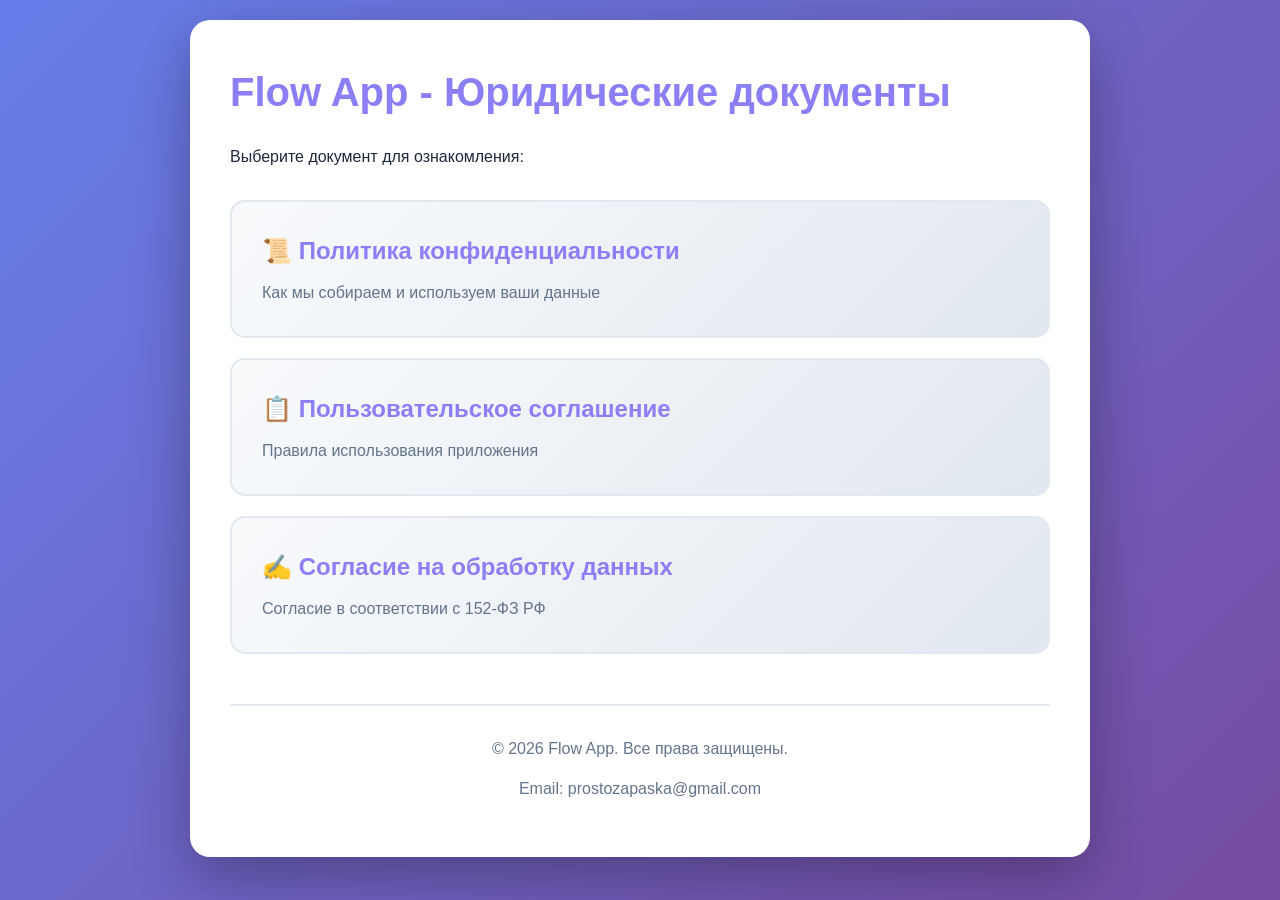
<file: index.html>
<!DOCTYPE html>
<html lang="ru">
<head>
    <meta charset="UTF-8">
    <meta name="viewport" content="width=device-width, initial-scale=1.0">
    <title>Flow - Юридические документы</title>
    <link rel="stylesheet" href="style.css">
</head>
<body>
    <div class="container">
        <h1>Flow App - Юридические документы</h1>
        <p>Выберите документ для ознакомления:</p>
        
        <div class="cards">
            <a href="privacy-policy.html" class="card">
                <h2>📜 Политика конфиденциальности</h2>
                <p>Как мы собираем и используем ваши данные</p>
            </a>
            
            <a href="terms-of-service.html" class="card">
                <h2>📋 Пользовательское соглашение</h2>
                <p>Правила использования приложения</p>
            </a>
            
            <a href="consent.html" class="card">
                <h2>✍️ Согласие на обработку данных</h2>
                <p>Согласие в соответствии с 152-ФЗ РФ</p>
            </a>
        </div>
        
        <footer>
            <p>© 2026 Flow App. Все права защищены.</p>
            <p>Email: prostozapaska@gmail.com</p>
        </footer>
    </div>
</body>
</html>
</file>
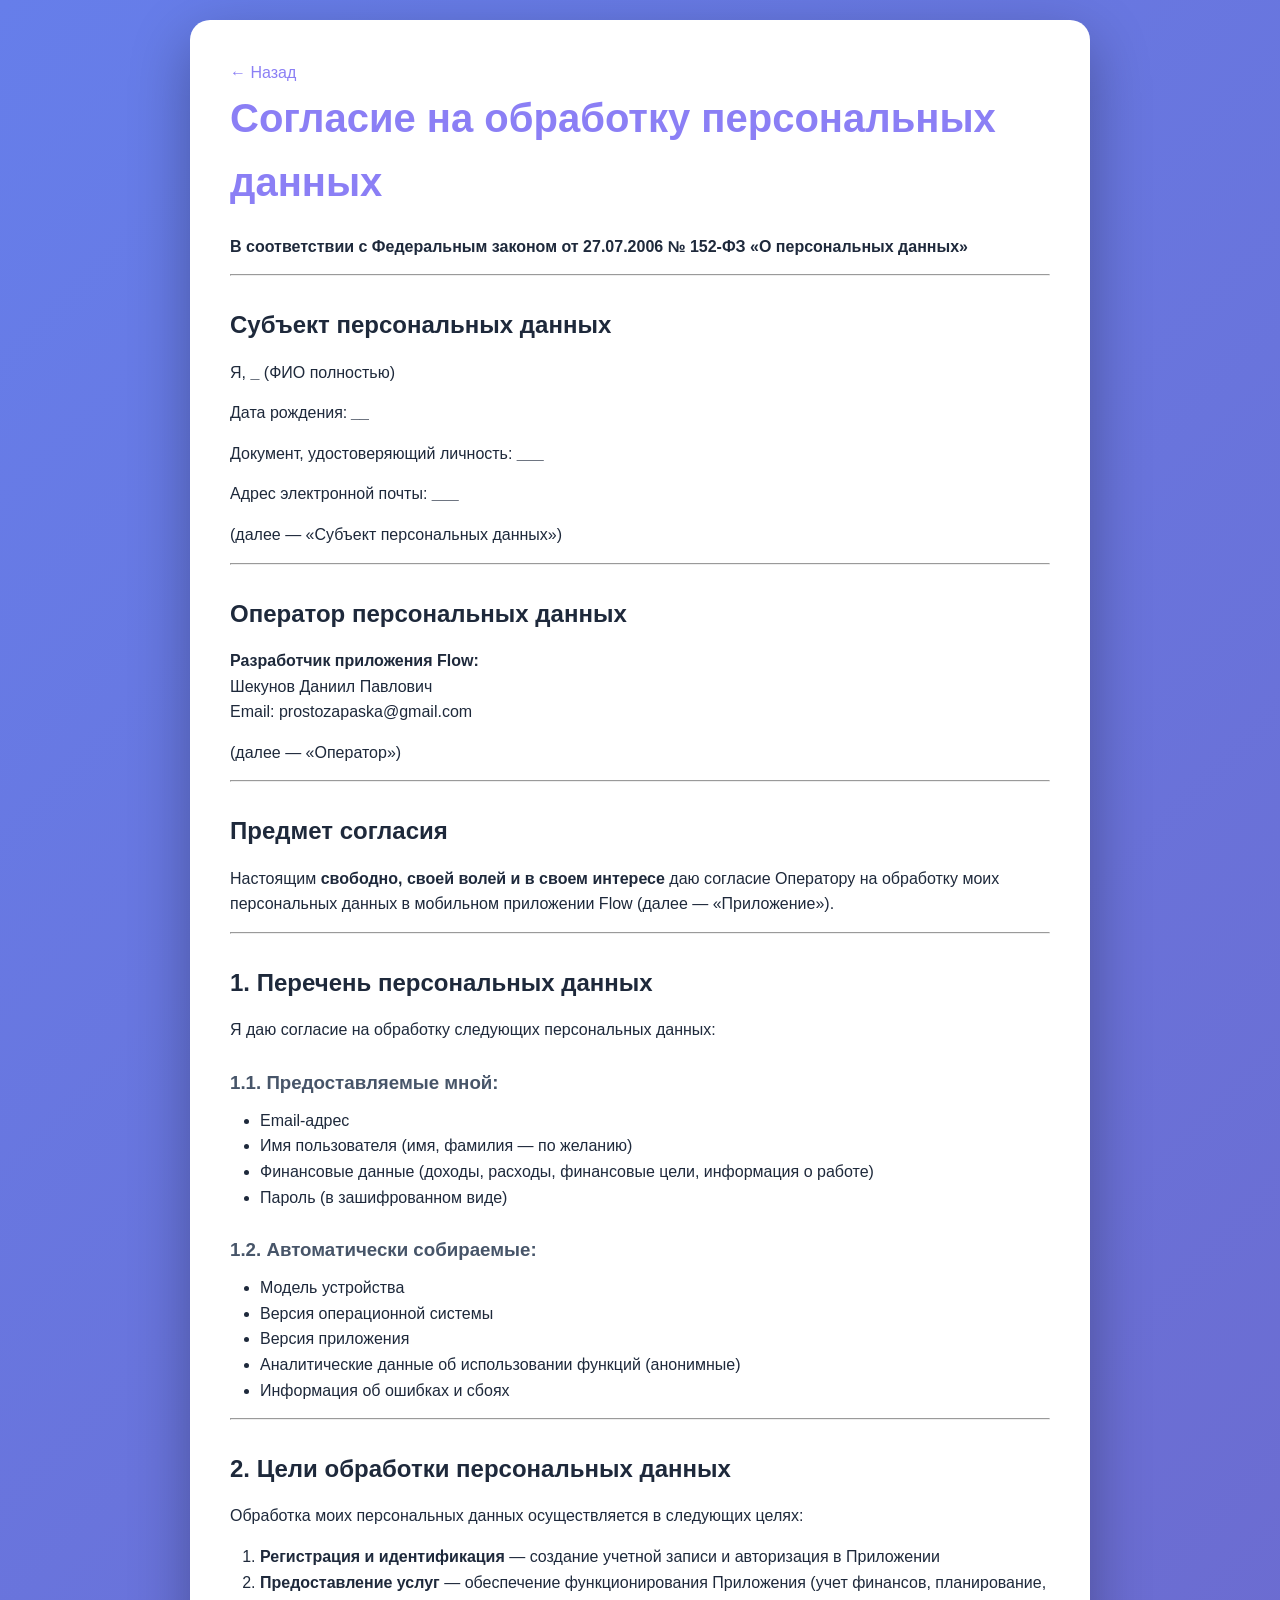
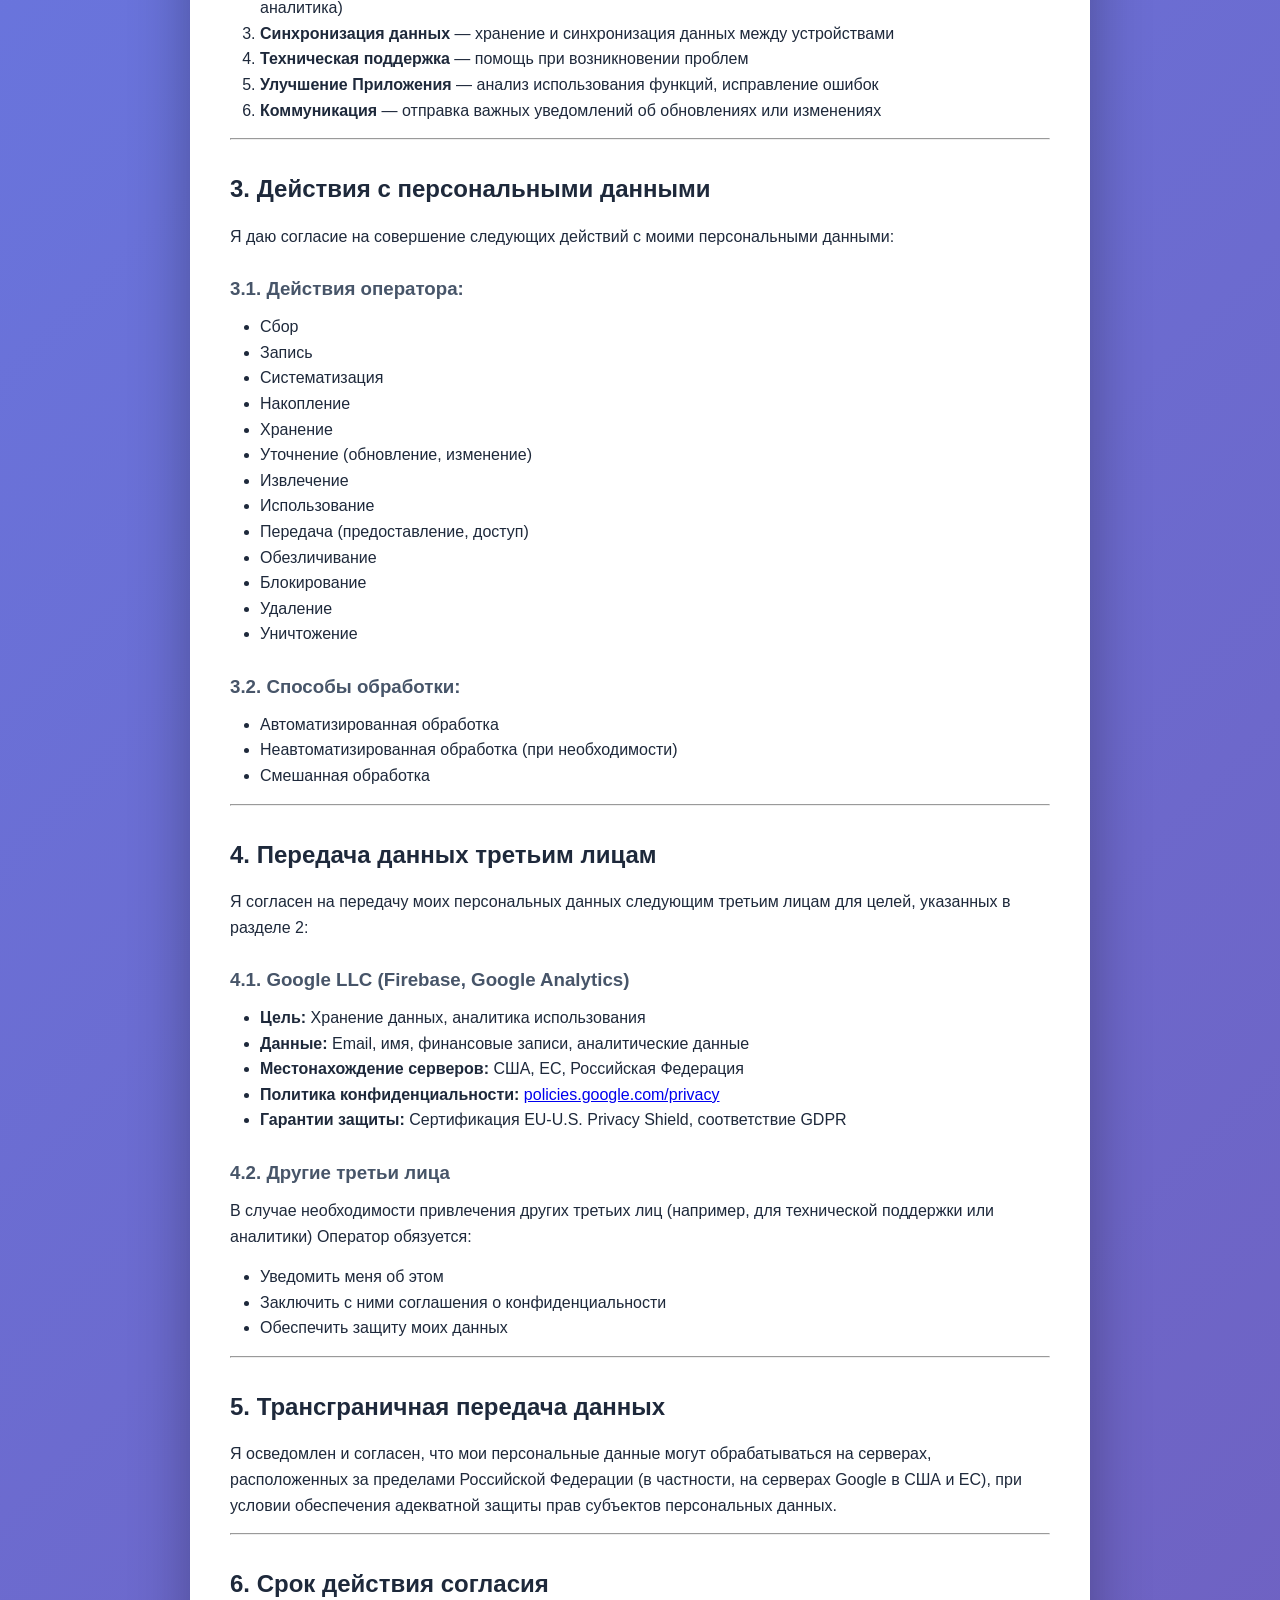
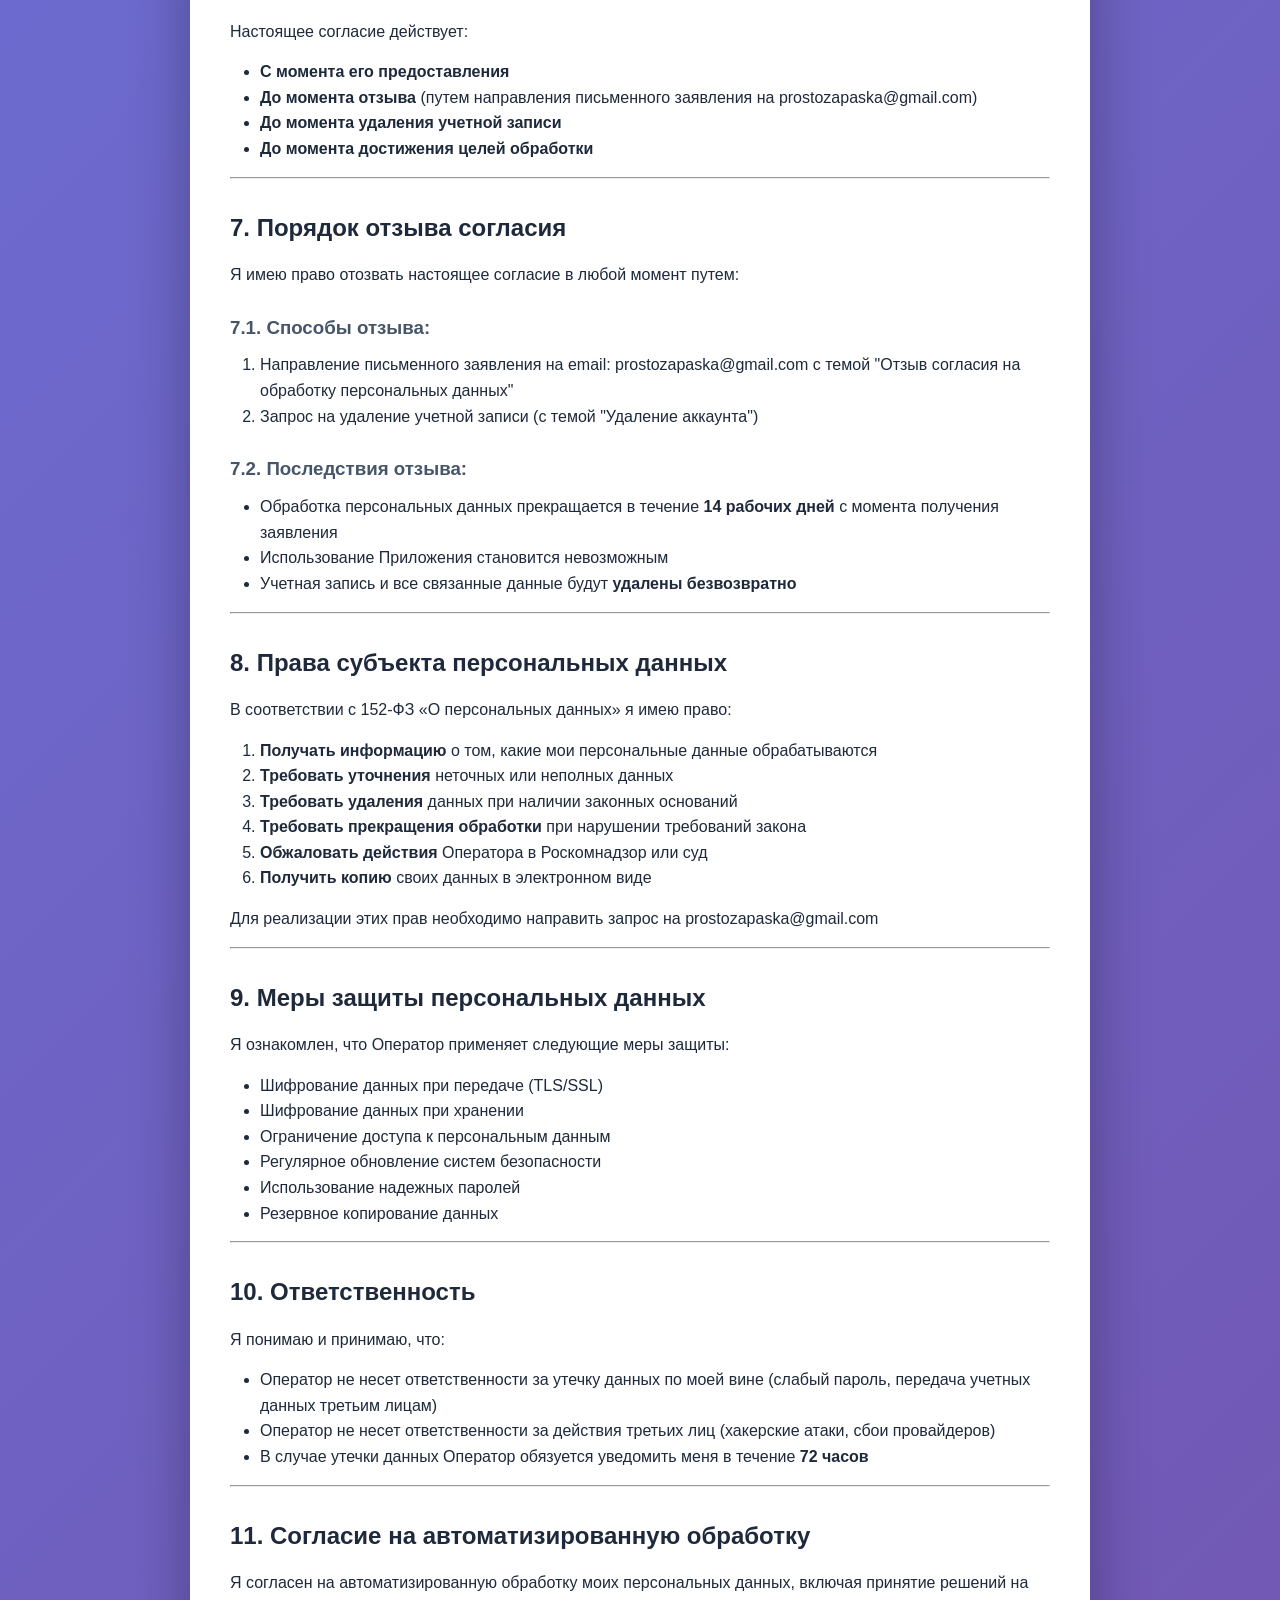
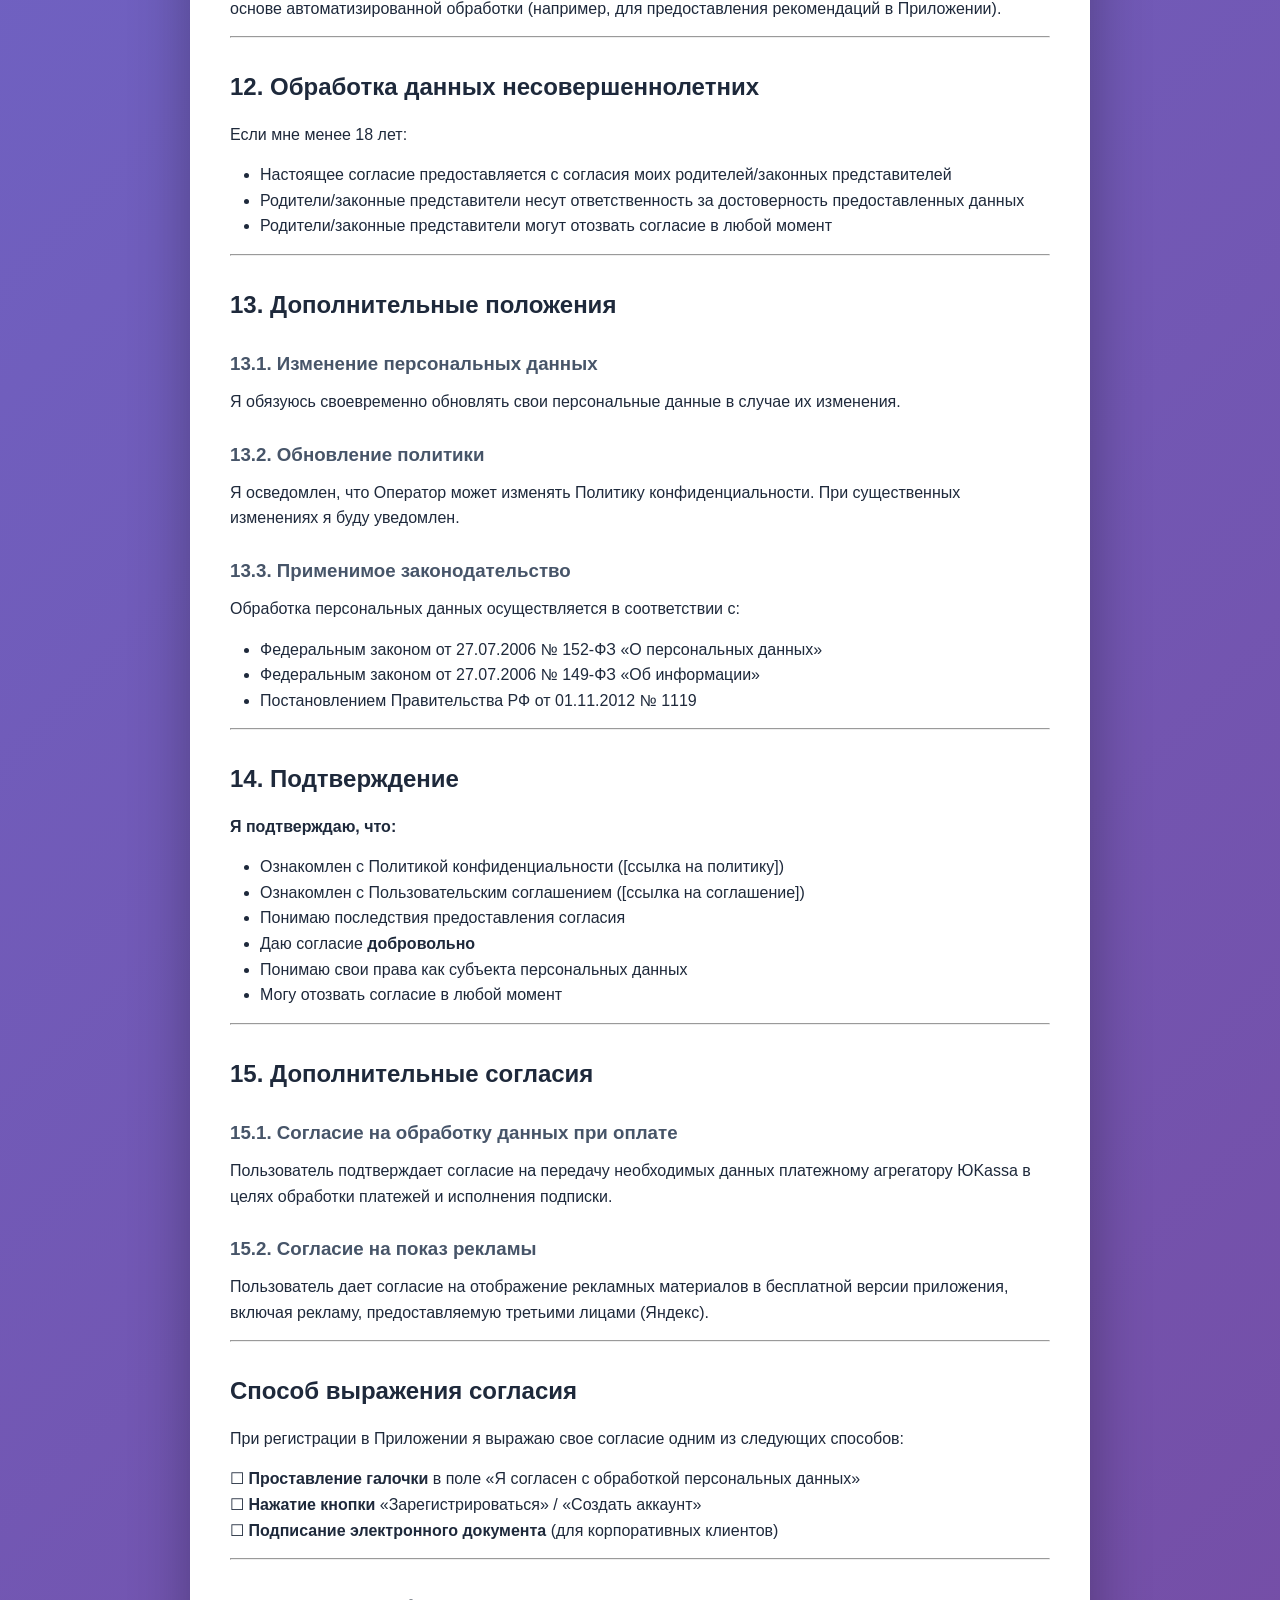
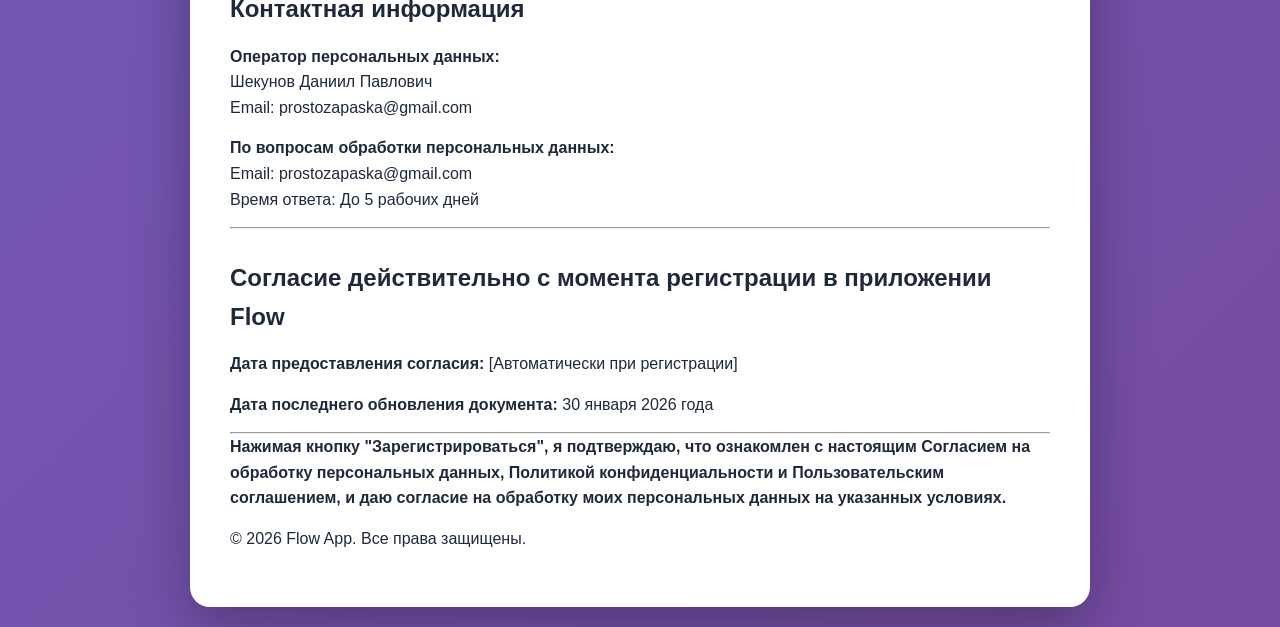
<file: consent.html>
<!DOCTYPE html>
<html lang="ru">
<head>
    <meta charset="UTF-8">
    <meta name="viewport" content="width=device-width, initial-scale=1.0">
    <title>Политика конфиденциальности - Flow</title>
    <link rel="stylesheet" href="style.css">
</head>
<body>
    <div class="container">
        <a href="index.html" style="color: #8b7ff5; text-decoration: none;">← Назад</a>
        
        <h1 id="-">Согласие на обработку персональных данных</h1>
        <p><strong>В соответствии с Федеральным законом от 27.07.2006 № 152-ФЗ «О персональных данных»</strong></p>
        <hr>
        <h2 id="-">Субъект персональных данных</h2>
        <p>Я, <strong><strong><strong><strong><strong><strong><strong><strong>_</strong></strong></strong></strong></strong></strong></strong></strong> (ФИО полностью)</p>
        <p>Дата рождения: <strong><strong><strong><strong><em>__</em></strong></strong></strong></strong></p>
        <p>Документ, удостоверяющий личность: <strong><strong><strong><strong><strong><strong>___</strong></strong></strong></strong></strong></strong></p>
        <p>Адрес электронной почты: <strong><strong><strong><strong><strong><strong>___</strong></strong></strong></strong></strong></strong></p>
        <p>(далее — «Субъект персональных данных»)</p>
        <hr>
        <h2 id="-">Оператор персональных данных</h2>
        <p><strong>Разработчик приложения Flow:</strong><br>Шекунов Даниил Павлович<br>Email: prostozapaska@gmail.com</p>
        <p>(далее — «Оператор»)</p>
        <hr>
        <h2 id="-">Предмет согласия</h2>
        <p>Настоящим <strong>свободно, своей волей и в своем интересе</strong> даю согласие Оператору на обработку моих персональных данных в мобильном приложении Flow (далее — «Приложение»).</p>
        <hr>
        <h2 id="1-">1. Перечень персональных данных</h2>
        <p>Я даю согласие на обработку следующих персональных данных:</p>
        <h3 id="1-1-">1.1. Предоставляемые мной:</h3>
        <ul>
        <li>Email-адрес</li>
        <li>Имя пользователя (имя, фамилия — по желанию)</li>
        <li>Финансовые данные (доходы, расходы, финансовые цели, информация о работе)</li>
        <li>Пароль (в зашифрованном виде)</li>
        </ul>
        <h3 id="1-2-">1.2. Автоматически собираемые:</h3>
        <ul>
        <li>Модель устройства</li>
        <li>Версия операционной системы</li>
        <li>Версия приложения</li>
        <li>Аналитические данные об использовании функций (анонимные)</li>
        <li>Информация об ошибках и сбоях</li>
        </ul>
        <hr>
        <h2 id="2-">2. Цели обработки персональных данных</h2>
        <p>Обработка моих персональных данных осуществляется в следующих целях:</p>
        <ol>
        <li><strong>Регистрация и идентификация</strong> — создание учетной записи и авторизация в Приложении</li>
        <li><strong>Предоставление услуг</strong> — обеспечение функционирования Приложения (учет финансов, планирование, аналитика)</li>
        <li><strong>Синхронизация данных</strong> — хранение и синхронизация данных между устройствами</li>
        <li><strong>Техническая поддержка</strong> — помощь при возникновении проблем</li>
        <li><strong>Улучшение Приложения</strong> — анализ использования функций, исправление ошибок</li>
        <li><strong>Коммуникация</strong> — отправка важных уведомлений об обновлениях или изменениях</li>
        </ol>
        <hr>
        <h2 id="3-">3. Действия с персональными данными</h2>
        <p>Я даю согласие на совершение следующих действий с моими персональными данными:</p>
        <h3 id="3-1-">3.1. Действия оператора:</h3>
        <ul>
        <li>Сбор</li>
        <li>Запись</li>
        <li>Систематизация</li>
        <li>Накопление</li>
        <li>Хранение</li>
        <li>Уточнение (обновление, изменение)</li>
        <li>Извлечение</li>
        <li>Использование</li>
        <li>Передача (предоставление, доступ)</li>
        <li>Обезличивание</li>
        <li>Блокирование</li>
        <li>Удаление</li>
        <li>Уничтожение</li>
        </ul>
        <h3 id="3-2-">3.2. Способы обработки:</h3>
        <ul>
        <li>Автоматизированная обработка</li>
        <li>Неавтоматизированная обработка (при необходимости)</li>
        <li>Смешанная обработка</li>
        </ul>
        <hr>
        <h2 id="4-">4. Передача данных третьим лицам</h2>
        <p>Я согласен на передачу моих персональных данных следующим третьим лицам для целей, указанных в разделе 2:</p>
        <h3 id="4-1-google-llc-firebase-google-analytics-">4.1. Google LLC (Firebase, Google Analytics)</h3>
        <ul>
        <li><strong>Цель:</strong> Хранение данных, аналитика использования</li>
        <li><strong>Данные:</strong> Email, имя, финансовые записи, аналитические данные</li>
        <li><strong>Местонахождение серверов:</strong> США, ЕС, Российская Федерация</li>
        <li><strong>Политика конфиденциальности:</strong> <a href="https://policies.google.com/privacy">policies.google.com/privacy</a></li>
        <li><strong>Гарантии защиты:</strong> Сертификация EU-U.S. Privacy Shield, соответствие GDPR</li>
        </ul>
        <h3 id="4-2-">4.2. Другие третьи лица</h3>
        <p>В случае необходимости привлечения других третьих лиц (например, для технической поддержки или аналитики) Оператор обязуется:</p>
        <ul>
        <li>Уведомить меня об этом</li>
        <li>Заключить с ними соглашения о конфиденциальности</li>
        <li>Обеспечить защиту моих данных</li>
        </ul>
        <hr>
        <h2 id="5-">5. Трансграничная передача данных</h2>
        <p>Я осведомлен и согласен, что мои персональные данные могут обрабатываться на серверах, расположенных за пределами Российской Федерации (в частности, на серверах Google в США и ЕС), при условии обеспечения адекватной защиты прав субъектов персональных данных.</p>
        <hr>
        <h2 id="6-">6. Срок действия согласия</h2>
        <p>Настоящее согласие действует:</p>
        <ul>
        <li><strong>С момента его предоставления</strong></li>
        <li><strong>До момента отзыва</strong> (путем направления письменного заявления на prostozapaska@gmail.com)</li>
        <li><strong>До момента удаления учетной записи</strong></li>
        <li><strong>До момента достижения целей обработки</strong></li>
        </ul>
        <hr>
        <h2 id="7-">7. Порядок отзыва согласия</h2>
        <p>Я имею право отозвать настоящее согласие в любой момент путем:</p>
        <h3 id="7-1-">7.1. Способы отзыва:</h3>
        <ol>
        <li>Направление письменного заявления на email: prostozapaska@gmail.com с темой &quot;Отзыв согласия на обработку персональных данных&quot;</li>
        <li>Запрос на удаление учетной записи (с темой &quot;Удаление аккаунта&quot;)</li>
        </ol>
        <h3 id="7-2-">7.2. Последствия отзыва:</h3>
        <ul>
        <li>Обработка персональных данных прекращается в течение <strong>14 рабочих дней</strong> с момента получения заявления</li>
        <li>Использование Приложения становится невозможным</li>
        <li>Учетная запись и все связанные данные будут <strong>удалены безвозвратно</strong></li>
        </ul>
        <hr>
        <h2 id="8-">8. Права субъекта персональных данных</h2>
        <p>В соответствии с 152-ФЗ «О персональных данных» я имею право:</p>
        <ol>
        <li><strong>Получать информацию</strong> о том, какие мои персональные данные обрабатываются</li>
        <li><strong>Требовать уточнения</strong> неточных или неполных данных</li>
        <li><strong>Требовать удаления</strong> данных при наличии законных оснований</li>
        <li><strong>Требовать прекращения обработки</strong> при нарушении требований закона</li>
        <li><strong>Обжаловать действия</strong> Оператора в Роскомнадзор или суд</li>
        <li><strong>Получить копию</strong> своих данных в электронном виде</li>
        </ol>
        <p>Для реализации этих прав необходимо направить запрос на prostozapaska@gmail.com</p>
        <hr>
        <h2 id="9-">9. Меры защиты персональных данных</h2>
        <p>Я ознакомлен, что Оператор применяет следующие меры защиты:</p>
        <ul>
        <li>Шифрование данных при передаче (TLS/SSL)</li>
        <li>Шифрование данных при хранении</li>
        <li>Ограничение доступа к персональным данным</li>
        <li>Регулярное обновление систем безопасности</li>
        <li>Использование надежных паролей</li>
        <li>Резервное копирование данных</li>
        </ul>
        <hr>
        <h2 id="10-">10. Ответственность</h2>
        <p>Я понимаю и принимаю, что:</p>
        <ul>
        <li>Оператор не несет ответственности за утечку данных по моей вине (слабый пароль, передача учетных данных третьим лицам)</li>
        <li>Оператор не несет ответственности за действия третьих лиц (хакерские атаки, сбои провайдеров)</li>
        <li>В случае утечки данных Оператор обязуется уведомить меня в течение <strong>72 часов</strong></li>
        </ul>
        <hr>
        <h2 id="11-">11. Согласие на автоматизированную обработку</h2>
        <p>Я согласен на автоматизированную обработку моих персональных данных, включая принятие решений на основе автоматизированной обработки (например, для предоставления рекомендаций в Приложении).</p>
        <hr>
        <h2 id="12-">12. Обработка данных несовершеннолетних</h2>
        <p>Если мне менее 18 лет:</p>
        <ul>
        <li>Настоящее согласие предоставляется с согласия моих родителей/законных представителей</li>
        <li>Родители/законные представители несут ответственность за достоверность предоставленных данных</li>
        <li>Родители/законные представители могут отозвать согласие в любой момент</li>
        </ul>
        <hr>
        <h2 id="13-">13. Дополнительные положения</h2>
        <h3 id="13-1-">13.1. Изменение персональных данных</h3>
        <p>Я обязуюсь своевременно обновлять свои персональные данные в случае их изменения.</p>
        <h3 id="13-2-">13.2. Обновление политики</h3>
        <p>Я осведомлен, что Оператор может изменять Политику конфиденциальности. При существенных изменениях я буду уведомлен.</p>
        <h3 id="13-3-">13.3. Применимое законодательство</h3>
        <p>Обработка персональных данных осуществляется в соответствии с:</p>
        <ul>
        <li>Федеральным законом от 27.07.2006 № 152-ФЗ «О персональных данных»</li>
        <li>Федеральным законом от 27.07.2006 № 149-ФЗ «Об информации»</li>
        <li>Постановлением Правительства РФ от 01.11.2012 № 1119</li>
        </ul>
        <hr>
        <h2 id="14-">14. Подтверждение</h2>
        <p><strong>Я подтверждаю, что:</strong></p>
        <ul>
        <li>Ознакомлен с Политикой конфиденциальности ([ссылка на политику])</li>
        <li>Ознакомлен с Пользовательским соглашением ([ссылка на соглашение])</li>
        <li>Понимаю последствия предоставления согласия</li>
        <li>Даю согласие <strong>добровольно</strong></li>
        <li>Понимаю свои права как субъекта персональных данных</li>
        <li>Могу отозвать согласие в любой момент</li>
        </ul>
        <hr>
        <h2>15. Дополнительные согласия</h2>
        <h3>15.1. Согласие на обработку данных при оплате</h3>
        <p>
        Пользователь подтверждает согласие на передачу
        необходимых данных платежному агрегатору ЮKassa
        в целях обработки платежей и исполнения подписки.
        </p>
        <h3>15.2. Согласие на показ рекламы</h3>
        <p>
        Пользователь дает согласие на отображение рекламных материалов
        в бесплатной версии приложения, включая рекламу,
        предоставляемую третьими лицами (Яндекс).
        </p>
        <hr>
        <h2 id="-">Способ выражения согласия</h2>
        <p>При регистрации в Приложении я выражаю свое согласие одним из следующих способов:</p>
        <p>☐ <strong>Проставление галочки</strong> в поле «Я согласен с обработкой персональных данных»<br>☐ <strong>Нажатие кнопки</strong> «Зарегистрироваться» / «Создать аккаунт»<br>☐ <strong>Подписание электронного документа</strong> (для корпоративных клиентов)</p>
        <hr>
        <h2 id="-">Контактная информация</h2>
        <p><strong>Оператор персональных данных:</strong><br>Шекунов Даниил Павлович<br>Email: prostozapaska@gmail.com</p>
        <p><strong>По вопросам обработки персональных данных:</strong><br>Email: prostozapaska@gmail.com<br>Время ответа: До 5 рабочих дней</p>
        <hr>
        <h2 id="-flow">Согласие действительно с момента регистрации в приложении Flow</h2>
        <p><strong>Дата предоставления согласия:</strong> [Автоматически при регистрации]</p>
        <p><strong>Дата последнего обновления документа:</strong> 30 января 2026 года</p>
        <hr>
        <p><strong>Нажимая кнопку &quot;Зарегистрироваться&quot;, я подтверждаю, что ознакомлен с настоящим Согласием на обработку персональных данных, Политикой конфиденциальности и Пользовательским соглашением, и даю согласие на обработку моих персональных данных на указанных условиях.</strong></p>
        <p>© 2026 Flow App. Все права защищены.</p>

        
    </div>
</body>
</html>
</file>
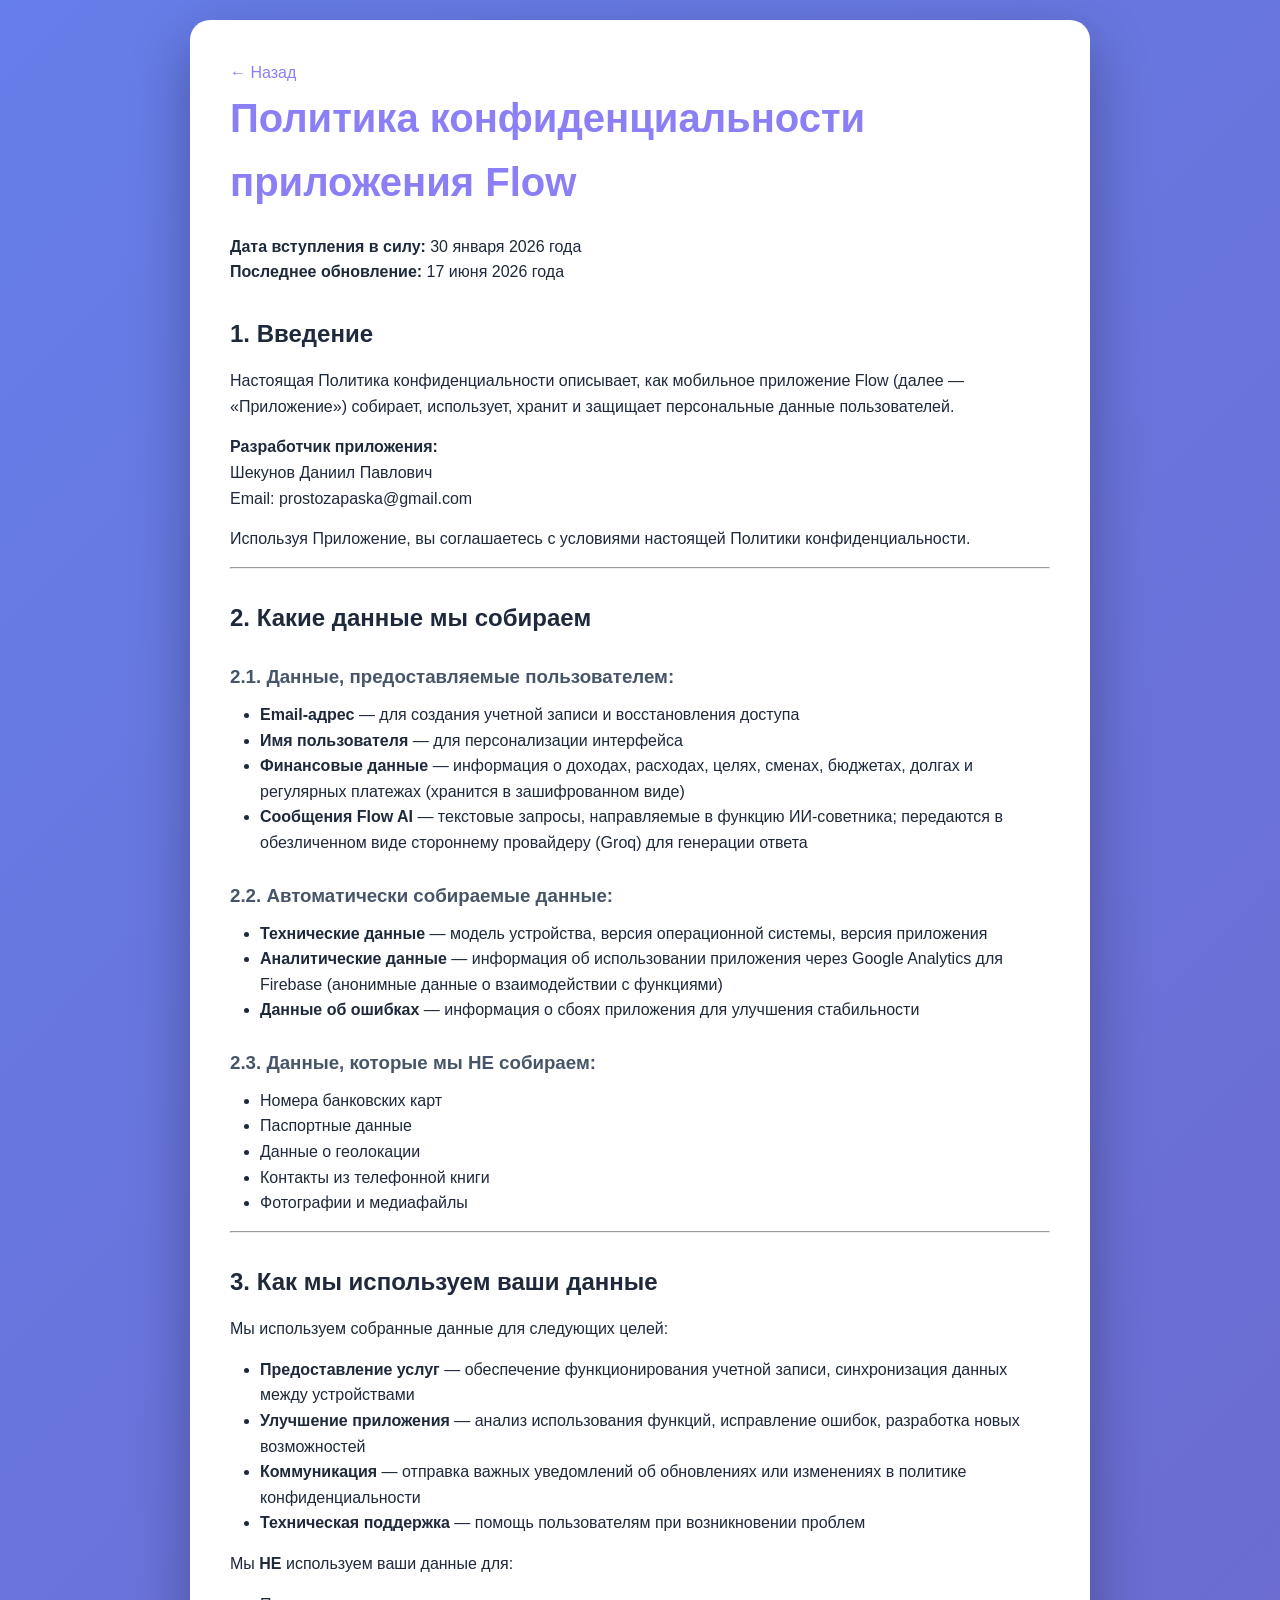
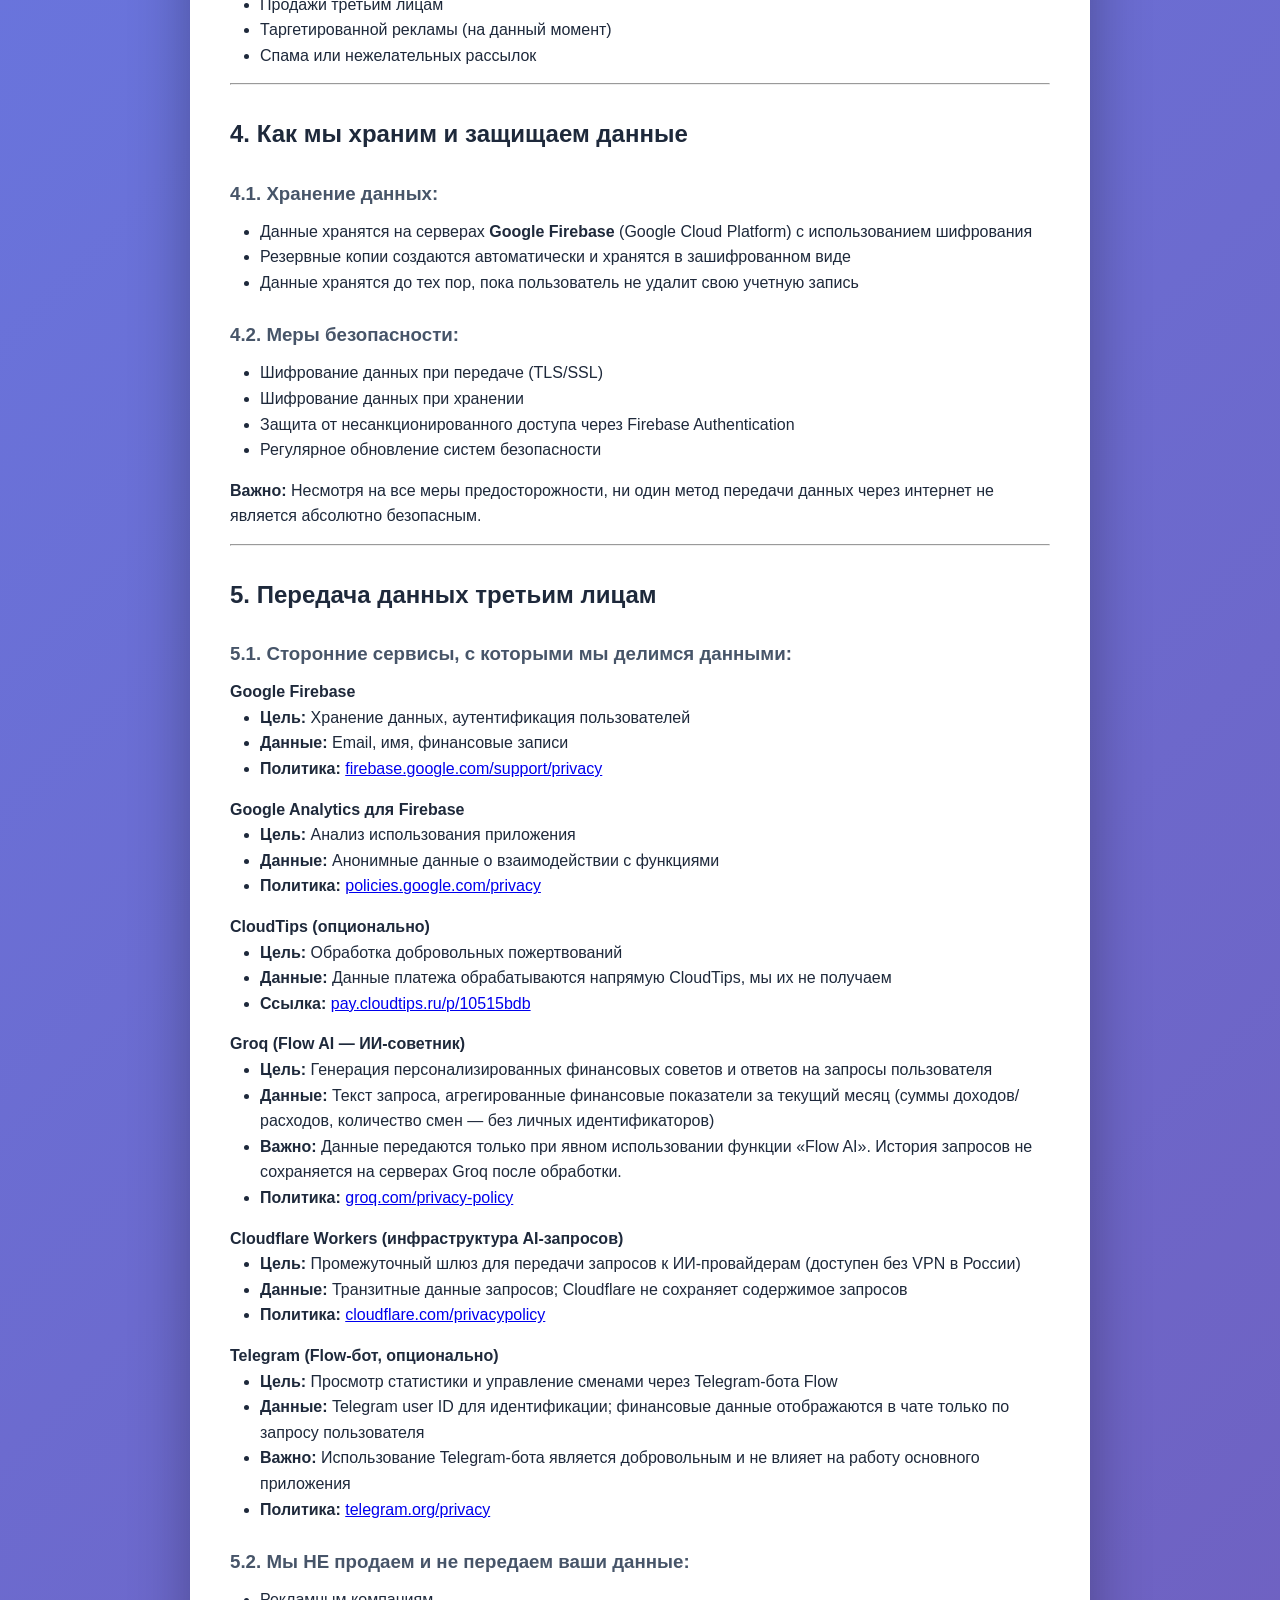
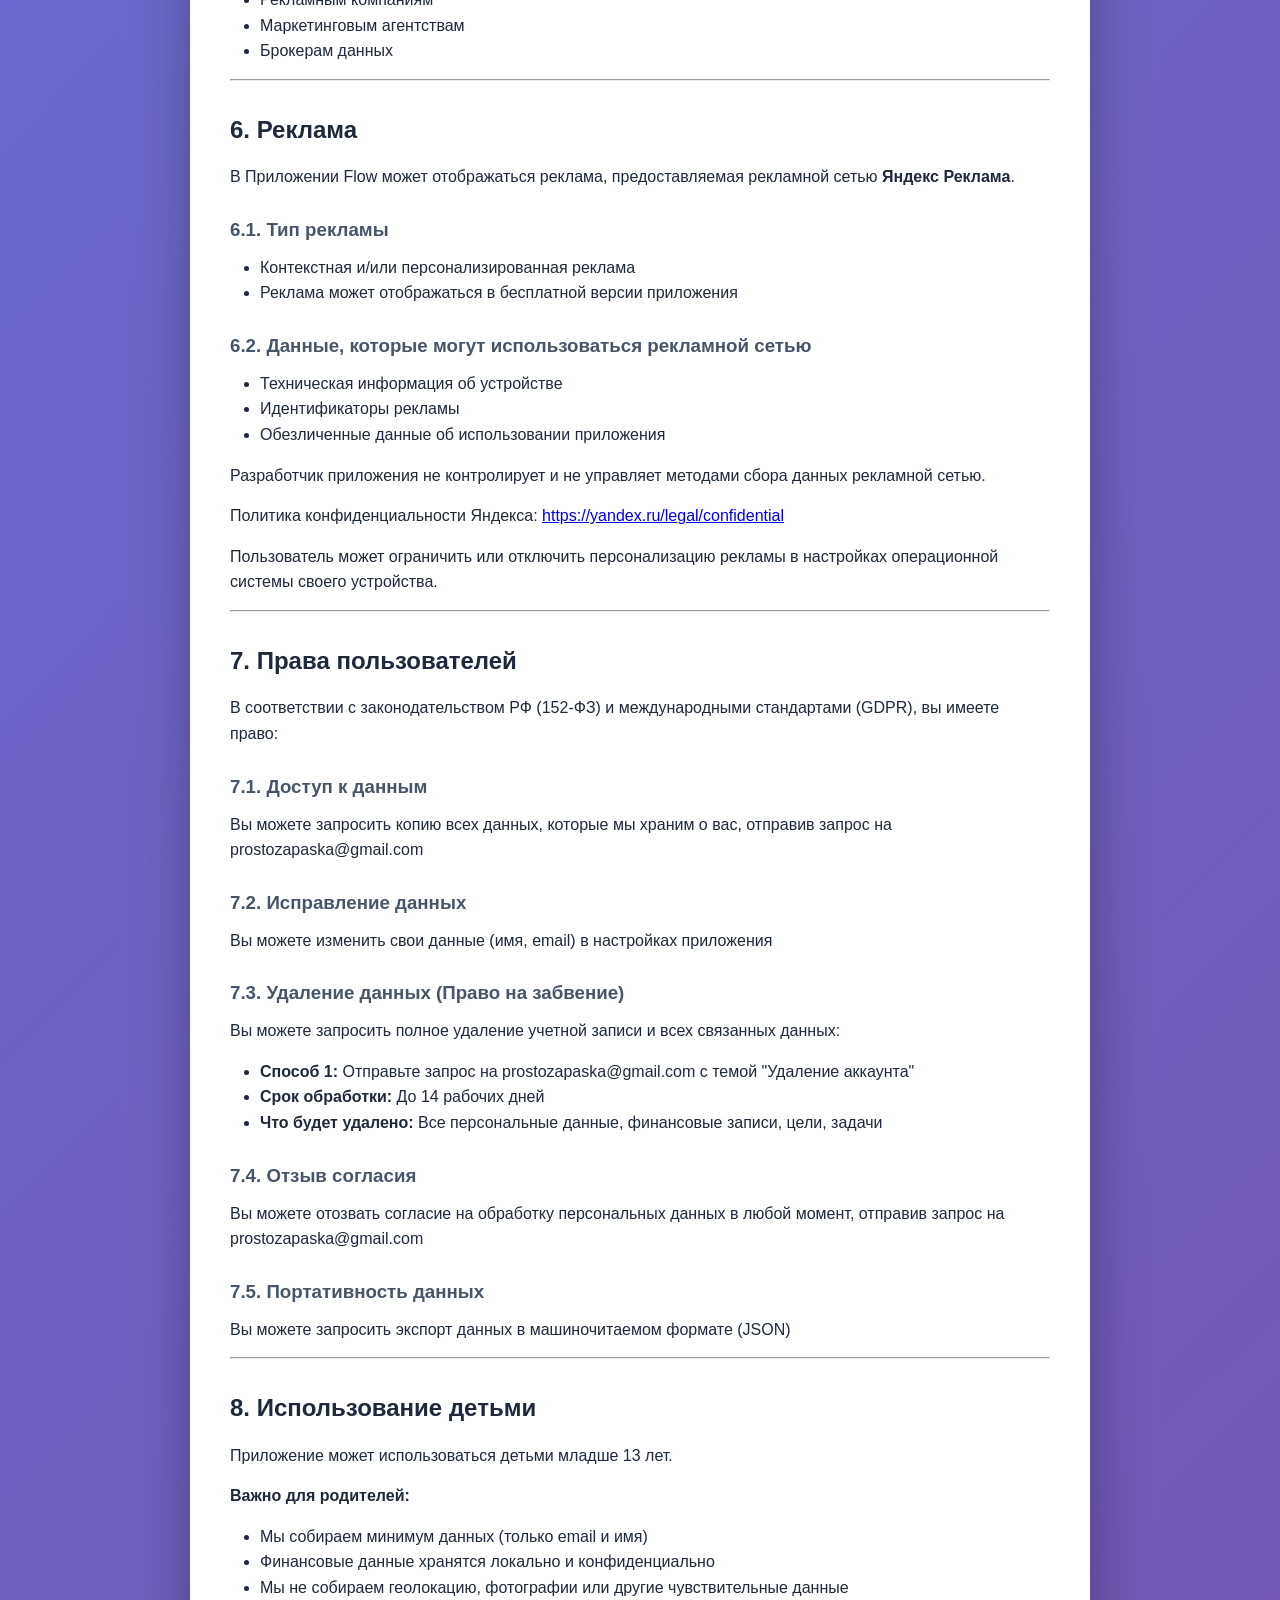
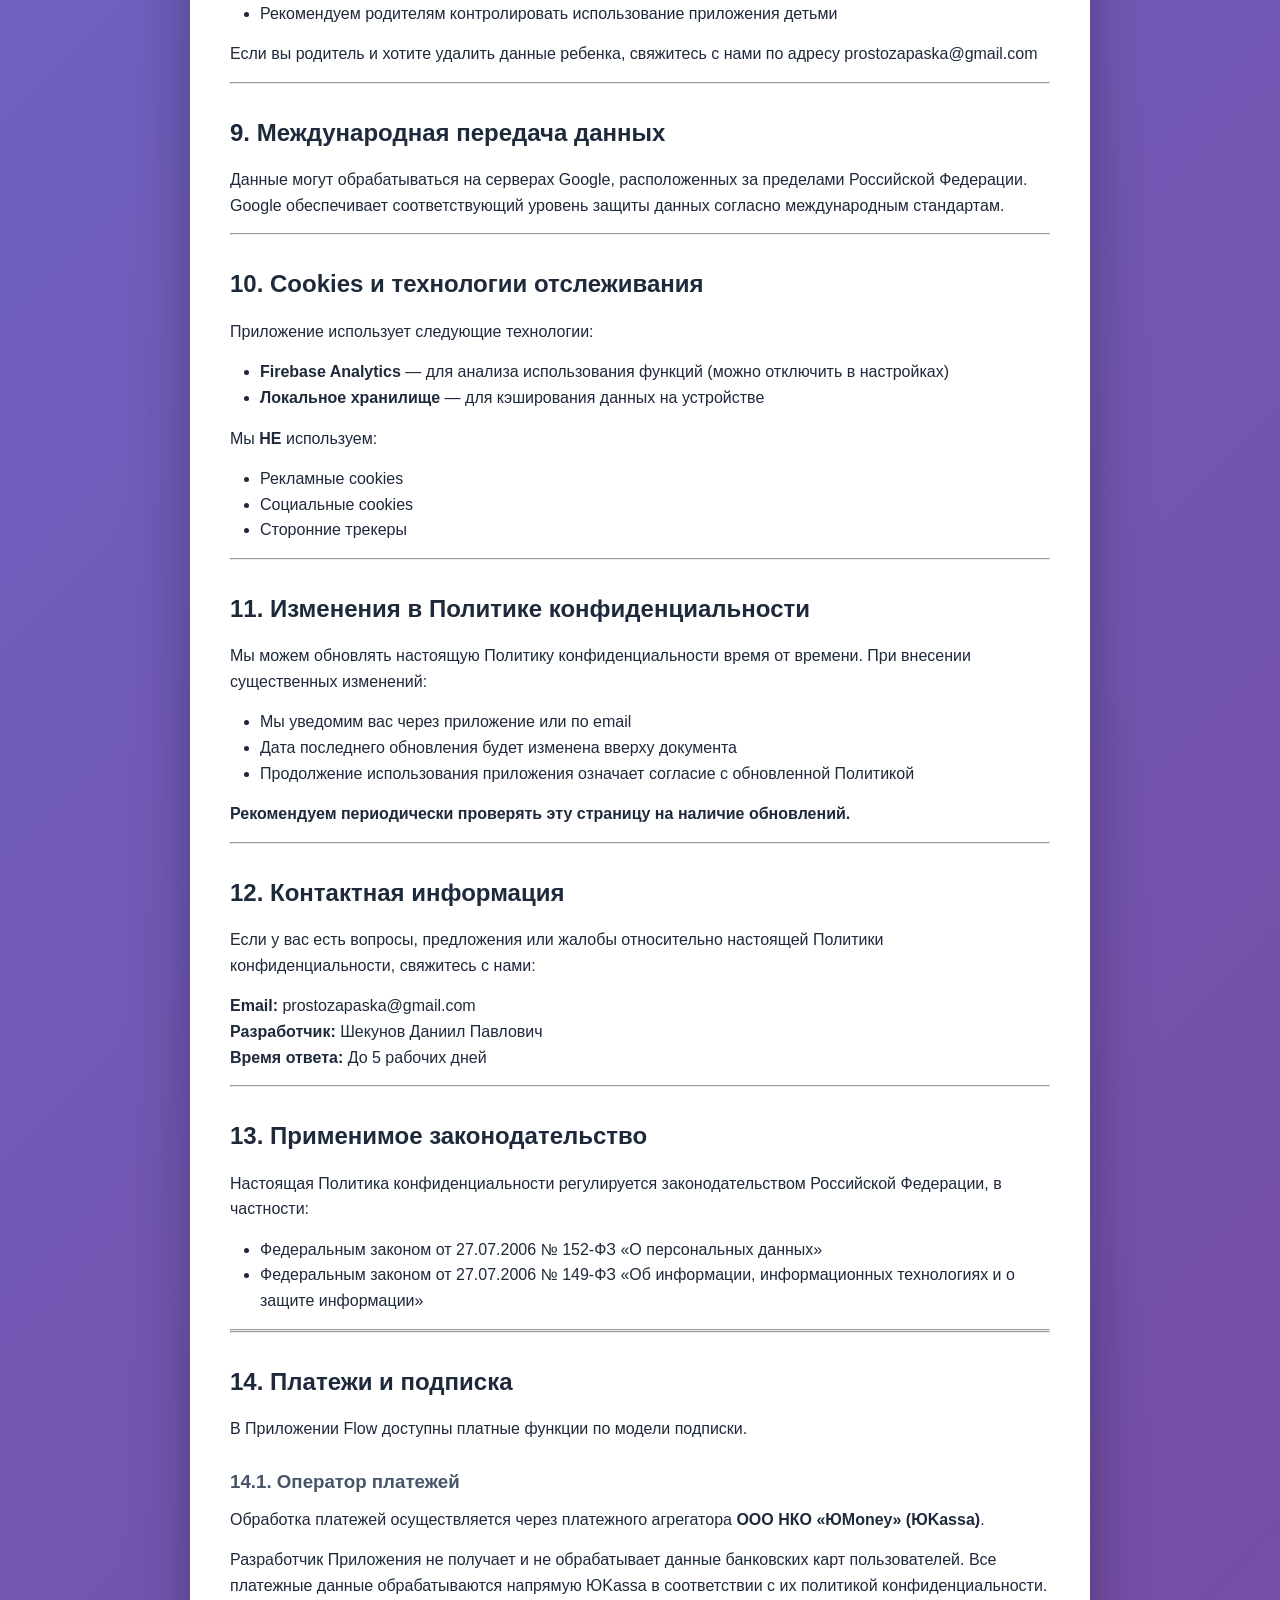
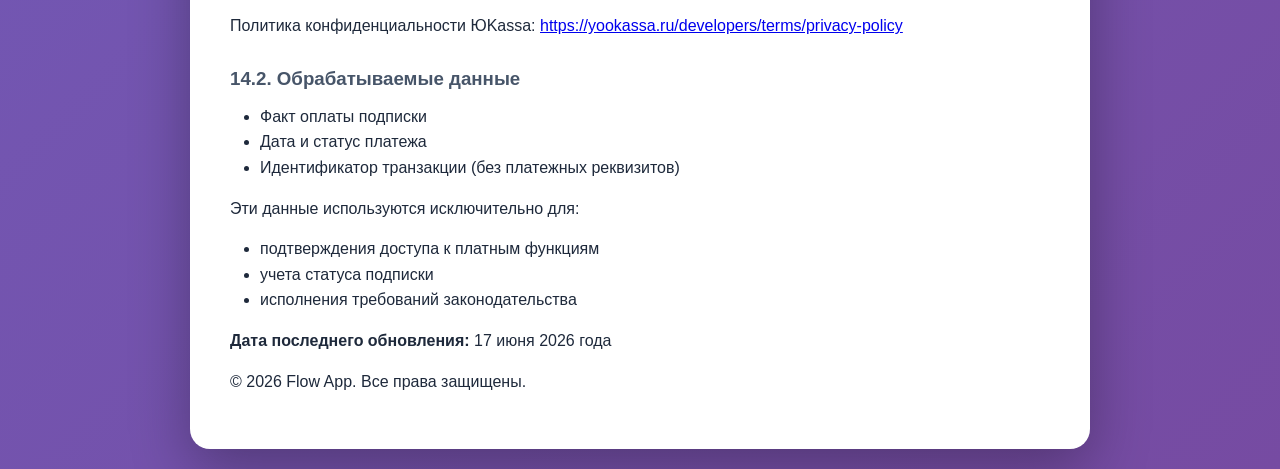
<file: privacy-policy.html>
<!DOCTYPE html>
<html lang="ru">
<head>
    <meta charset="UTF-8">
    <meta name="viewport" content="width=device-width, initial-scale=1.0">
    <title>Политика конфиденциальности - Flow</title>
    <link rel="stylesheet" href="style.css">
</head>
<body>
    <div class="container">
        <a href="index.html" style="color: #8b7ff5; text-decoration: none;">← Назад</a>
        <h1 id="-flow">Политика конфиденциальности приложения Flow</h1>
        <p><strong>Дата вступления в силу:</strong> 30 января 2026 года<br><strong>Последнее обновление:</strong> 17 июня 2026 года</p>
        <h2 id="1-">1. Введение</h2>
        <p>Настоящая Политика конфиденциальности описывает, как мобильное приложение Flow (далее — «Приложение») собирает, использует, хранит и защищает персональные данные пользователей.</p>
        <p><strong>Разработчик приложения:</strong><br>Шекунов Даниил Павлович<br>Email: prostozapaska@gmail.com</p>
        <p>Используя Приложение, вы соглашаетесь с условиями настоящей Политики конфиденциальности.</p>
        <hr>
        <h2 id="2-">2. Какие данные мы собираем</h2>
        <h3 id="2-1-">2.1. Данные, предоставляемые пользователем:</h3>
        <ul>
        <li><strong>Email-адрес</strong> — для создания учетной записи и восстановления доступа</li>
        <li><strong>Имя пользователя</strong> — для персонализации интерфейса</li>
        <li><strong>Финансовые данные</strong> — информация о доходах, расходах, целях, сменах, бюджетах, долгах и регулярных платежах (хранится в зашифрованном виде)</li>
        <li><strong>Сообщения Flow AI</strong> — текстовые запросы, направляемые в функцию ИИ-советника; передаются в обезличенном виде стороннему провайдеру (Groq) для генерации ответа</li>
        </ul>
        <h3 id="2-2-">2.2. Автоматически собираемые данные:</h3>
        <ul>
        <li><strong>Технические данные</strong> — модель устройства, версия операционной системы, версия приложения</li>
        <li><strong>Аналитические данные</strong> — информация об использовании приложения через Google Analytics для Firebase (анонимные данные о взаимодействии с функциями)</li>
        <li><strong>Данные об ошибках</strong> — информация о сбоях приложения для улучшения стабильности</li>
        </ul>
        <h3 id="2-3-">2.3. Данные, которые мы НЕ собираем:</h3>
        <ul>
        <li>Номера банковских карт</li>
        <li>Паспортные данные</li>
        <li>Данные о геолокации</li>
        <li>Контакты из телефонной книги</li>
        <li>Фотографии и медиафайлы</li>
        </ul>
        <hr>
        <h2 id="3-">3. Как мы используем ваши данные</h2>
        <p>Мы используем собранные данные для следующих целей:</p>
        <ul>
        <li><strong>Предоставление услуг</strong> — обеспечение функционирования учетной записи, синхронизация данных между устройствами</li>
        <li><strong>Улучшение приложения</strong> — анализ использования функций, исправление ошибок, разработка новых возможностей</li>
        <li><strong>Коммуникация</strong> — отправка важных уведомлений об обновлениях или изменениях в политике конфиденциальности</li>
        <li><strong>Техническая поддержка</strong> — помощь пользователям при возникновении проблем</li>
        </ul>
        <p>Мы <strong>НЕ</strong> используем ваши данные для:</p>
        <ul>
        <li>Продажи третьим лицам</li>
        <li>Таргетированной рекламы (на данный момент)</li>
        <li>Спама или нежелательных рассылок</li>
        </ul>
        <hr>
        <h2 id="4-">4. Как мы храним и защищаем данные</h2>
        <h3 id="4-1-">4.1. Хранение данных:</h3>
        <ul>
        <li>Данные хранятся на серверах <strong>Google Firebase</strong> (Google Cloud Platform) с использованием шифрования</li>
        <li>Резервные копии создаются автоматически и хранятся в зашифрованном виде</li>
        <li>Данные хранятся до тех пор, пока пользователь не удалит свою учетную запись</li>
        </ul>
        <h3 id="4-2-">4.2. Меры безопасности:</h3>
        <ul>
        <li>Шифрование данных при передаче (TLS/SSL)</li>
        <li>Шифрование данных при хранении</li>
        <li>Защита от несанкционированного доступа через Firebase Authentication</li>
        <li>Регулярное обновление систем безопасности</li>
        </ul>
        <p><strong>Важно:</strong> Несмотря на все меры предосторожности, ни один метод передачи данных через интернет не является абсолютно безопасным.</p>
        <hr>
        <h2 id="5-">5. Передача данных третьим лицам</h2>
        <h3 id="5-1-">5.1. Сторонние сервисы, с которыми мы делимся данными:</h3>
        <h4 id="google-firebase">Google Firebase</h4>
        <ul>
        <li><strong>Цель:</strong> Хранение данных, аутентификация пользователей</li>
        <li><strong>Данные:</strong> Email, имя, финансовые записи</li>
        <li><strong>Политика:</strong> <a href="https://firebase.google.com/support/privacy">firebase.google.com/support/privacy</a></li>
        </ul>
        <h4 id="google-analytics-firebase">Google Analytics для Firebase</h4>
        <ul>
        <li><strong>Цель:</strong> Анализ использования приложения</li>
        <li><strong>Данные:</strong> Анонимные данные о взаимодействии с функциями</li>
        <li><strong>Политика:</strong> <a href="https://policies.google.com/privacy">policies.google.com/privacy</a></li>
        </ul>
        <h4 id="cloudtips-">CloudTips (опционально)</h4>
        <ul>
        <li><strong>Цель:</strong> Обработка добровольных пожертвований</li>
        <li><strong>Данные:</strong> Данные платежа обрабатываются напрямую CloudTips, мы их не получаем</li>
        <li><strong>Ссылка:</strong> <a href="https://pay.cloudtips.ru/p/10515bdb">pay.cloudtips.ru/p/10515bdb</a></li>
        </ul>
        <h4 id="groq-ai">Groq (Flow AI — ИИ-советник)</h4>
        <ul>
        <li><strong>Цель:</strong> Генерация персонализированных финансовых советов и ответов на запросы пользователя</li>
        <li><strong>Данные:</strong> Текст запроса, агрегированные финансовые показатели за текущий месяц (суммы доходов/расходов, количество смен — без личных идентификаторов)</li>
        <li><strong>Важно:</strong> Данные передаются только при явном использовании функции «Flow AI». История запросов не сохраняется на серверах Groq после обработки.</li>
        <li><strong>Политика:</strong> <a href="https://groq.com/privacy-policy/">groq.com/privacy-policy</a></li>
        </ul>
        <h4 id="cloudflare">Cloudflare Workers (инфраструктура AI-запросов)</h4>
        <ul>
        <li><strong>Цель:</strong> Промежуточный шлюз для передачи запросов к ИИ-провайдерам (доступен без VPN в России)</li>
        <li><strong>Данные:</strong> Транзитные данные запросов; Cloudflare не сохраняет содержимое запросов</li>
        <li><strong>Политика:</strong> <a href="https://www.cloudflare.com/privacypolicy/">cloudflare.com/privacypolicy</a></li>
        </ul>
        <h4 id="telegram">Telegram (Flow-бот, опционально)</h4>
        <ul>
        <li><strong>Цель:</strong> Просмотр статистики и управление сменами через Telegram-бота Flow</li>
        <li><strong>Данные:</strong> Telegram user ID для идентификации; финансовые данные отображаются в чате только по запросу пользователя</li>
        <li><strong>Важно:</strong> Использование Telegram-бота является добровольным и не влияет на работу основного приложения</li>
        <li><strong>Политика:</strong> <a href="https://telegram.org/privacy">telegram.org/privacy</a></li>
        </ul>
        <h3 id="5-2-">5.2. Мы НЕ продаем и не передаем ваши данные:</h3>
        <ul>
        <li>Рекламным компаниям</li>
        <li>Маркетинговым агентствам</li>
        <li>Брокерам данных</li>
        </ul>
        <hr>
        <h2 id="ads">6. Реклама</h2>
        <p>
        В Приложении Flow может отображаться реклама,
        предоставляемая рекламной сетью <strong>Яндекс Реклама</strong>.
        </p>
        <h3>6.1. Тип рекламы</h3>
        <ul>
            <li>Контекстная и/или персонализированная реклама</li>
            <li>Реклама может отображаться в бесплатной версии приложения</li>
        </ul>

        <h3>6.2. Данные, которые могут использоваться рекламной сетью</h3>
        <ul>
            <li>Техническая информация об устройстве</li>
            <li>Идентификаторы рекламы</li>
            <li>Обезличенные данные об использовании приложения</li>
        </ul>

        <p>
        Разработчик приложения не контролирует и не управляет методами
        сбора данных рекламной сетью.
        </p>

        <p>
        Политика конфиденциальности Яндекса:
        <a href="https://yandex.ru/legal/confidential">
        https://yandex.ru/legal/confidential
        </a>
        </p>

        <p>
        Пользователь может ограничить или отключить персонализацию рекламы
        в настройках операционной системы своего устройства.
        </p>
        <hr>
        <h2 id="7-">7. Права пользователей</h2>
        <p>В соответствии с законодательством РФ (152-ФЗ) и международными стандартами (GDPR), вы имеете право:</p>
        <h3 id="7-1-">7.1. Доступ к данным</h3>
        <p>Вы можете запросить копию всех данных, которые мы храним о вас, отправив запрос на prostozapaska@gmail.com</p>
        <h3 id="7-2-">7.2. Исправление данных</h3>
        <p>Вы можете изменить свои данные (имя, email) в настройках приложения</p>
        <h3 id="7-3-">7.3. Удаление данных (Право на забвение)</h3>
        <p>Вы можете запросить полное удаление учетной записи и всех связанных данных:</p>
        <ul>
        <li><strong>Способ 1:</strong> Отправьте запрос на prostozapaska@gmail.com с темой &quot;Удаление аккаунта&quot;</li>
        <li><strong>Срок обработки:</strong> До 14 рабочих дней</li>
        <li><strong>Что будет удалено:</strong> Все персональные данные, финансовые записи, цели, задачи</li>
        </ul>
        <h3 id="7-4-">7.4. Отзыв согласия</h3>
        <p>Вы можете отозвать согласие на обработку персональных данных в любой момент, отправив запрос на prostozapaska@gmail.com</p>
        <h3 id="7-5-">7.5. Портативность данных</h3>
        <p>Вы можете запросить экспорт данных в машиночитаемом формате (JSON)</p>
        <hr>
        <h2 id="8-">8. Использование детьми</h2>
        <p>Приложение может использоваться детьми младше 13 лет.</p>
        <p><strong>Важно для родителей:</strong></p>
        <ul>
        <li>Мы собираем минимум данных (только email и имя)</li>
        <li>Финансовые данные хранятся локально и конфиденциально</li>
        <li>Мы не собираем геолокацию, фотографии или другие чувствительные данные</li>
        <li>Рекомендуем родителям контролировать использование приложения детьми</li>
        </ul>
        <p>Если вы родитель и хотите удалить данные ребенка, свяжитесь с нами по адресу prostozapaska@gmail.com</p>
        <hr>
        <h2 id="9-">9. Международная передача данных</h2>
        <p>Данные могут обрабатываться на серверах Google, расположенных за пределами Российской Федерации. Google обеспечивает соответствующий уровень защиты данных согласно международным стандартам.</p>
        <hr>
        <h2 id="10-cookies-">10. Cookies и технологии отслеживания</h2>
        <p>Приложение использует следующие технологии:</p>
        <ul>
        <li><strong>Firebase Analytics</strong> — для анализа использования функций (можно отключить в настройках)</li>
        <li><strong>Локальное хранилище</strong> — для кэширования данных на устройстве</li>
        </ul>
        <p>Мы <strong>НЕ</strong> используем:</p>
        <ul>
        <li>Рекламные cookies</li>
        <li>Социальные cookies</li>
        <li>Сторонние трекеры</li>
        </ul>
        <hr>
        <h2 id="11-">11. Изменения в Политике конфиденциальности</h2>
        <p>Мы можем обновлять настоящую Политику конфиденциальности время от времени. При внесении существенных изменений:</p>
        <ul>
        <li>Мы уведомим вас через приложение или по email</li>
        <li>Дата последнего обновления будет изменена вверху документа</li>
        <li>Продолжение использования приложения означает согласие с обновленной Политикой</li>
        </ul>
        <p><strong>Рекомендуем периодически проверять эту страницу на наличие обновлений.</strong></p>
        <hr>
        <h2 id="12-">12. Контактная информация</h2>
        <p>Если у вас есть вопросы, предложения или жалобы относительно настоящей Политики конфиденциальности, свяжитесь с нами:</p>
        <p><strong>Email:</strong> prostozapaska@gmail.com<br><strong>Разработчик:</strong> Шекунов Даниил Павлович<br><strong>Время ответа:</strong> До 5 рабочих дней</p>
        <hr>
        <h2 id="13-">13. Применимое законодательство</h2>
        <p>Настоящая Политика конфиденциальности регулируется законодательством Российской Федерации, в частности:</p>
        <ul>
        <li>Федеральным законом от 27.07.2006 № 152-ФЗ «О персональных данных»</li>
        <li>Федеральным законом от 27.07.2006 № 149-ФЗ «Об информации, информационных технологиях и о защите информации»</li>
        </ul>
        <hr>
        <hr>
        <h2 id="payments">14. Платежи и подписка</h2>

        <p>В Приложении Flow доступны платные функции по модели подписки.</p>

        <h3>14.1. Оператор платежей</h3>
        <p>
        Обработка платежей осуществляется через платежного агрегатора
        <strong>ООО НКО «ЮMoney» (ЮKassa)</strong>.
        </p>
        <p>
        Разработчик Приложения не получает и не обрабатывает данные банковских карт
        пользователей. Все платежные данные обрабатываются напрямую ЮKassa
        в соответствии с их политикой конфиденциальности.
        </p>

        <p>
        Политика конфиденциальности ЮKassa:
        <a href="https://yookassa.ru/developers/terms/privacy-policy">
        https://yookassa.ru/developers/terms/privacy-policy
        </a>
        </p>

        <h3>14.2. Обрабатываемые данные</h3>
        <ul>
            <li>Факт оплаты подписки</li>
            <li>Дата и статус платежа</li>
            <li>Идентификатор транзакции (без платежных реквизитов)</li>
        </ul>

        <p>
        Эти данные используются исключительно для:
        </p>
        <ul>
            <li>подтверждения доступа к платным функциям</li>
            <li>учета статуса подписки</li>
            <li>исполнения требований законодательства</li>
        </ul>        
        <p><strong>Дата последнего обновления:</strong> 17 июня 2026 года</p>
        <p>© 2026 Flow App. Все права защищены.</p>

    </div>
</body>
</html>
</file>
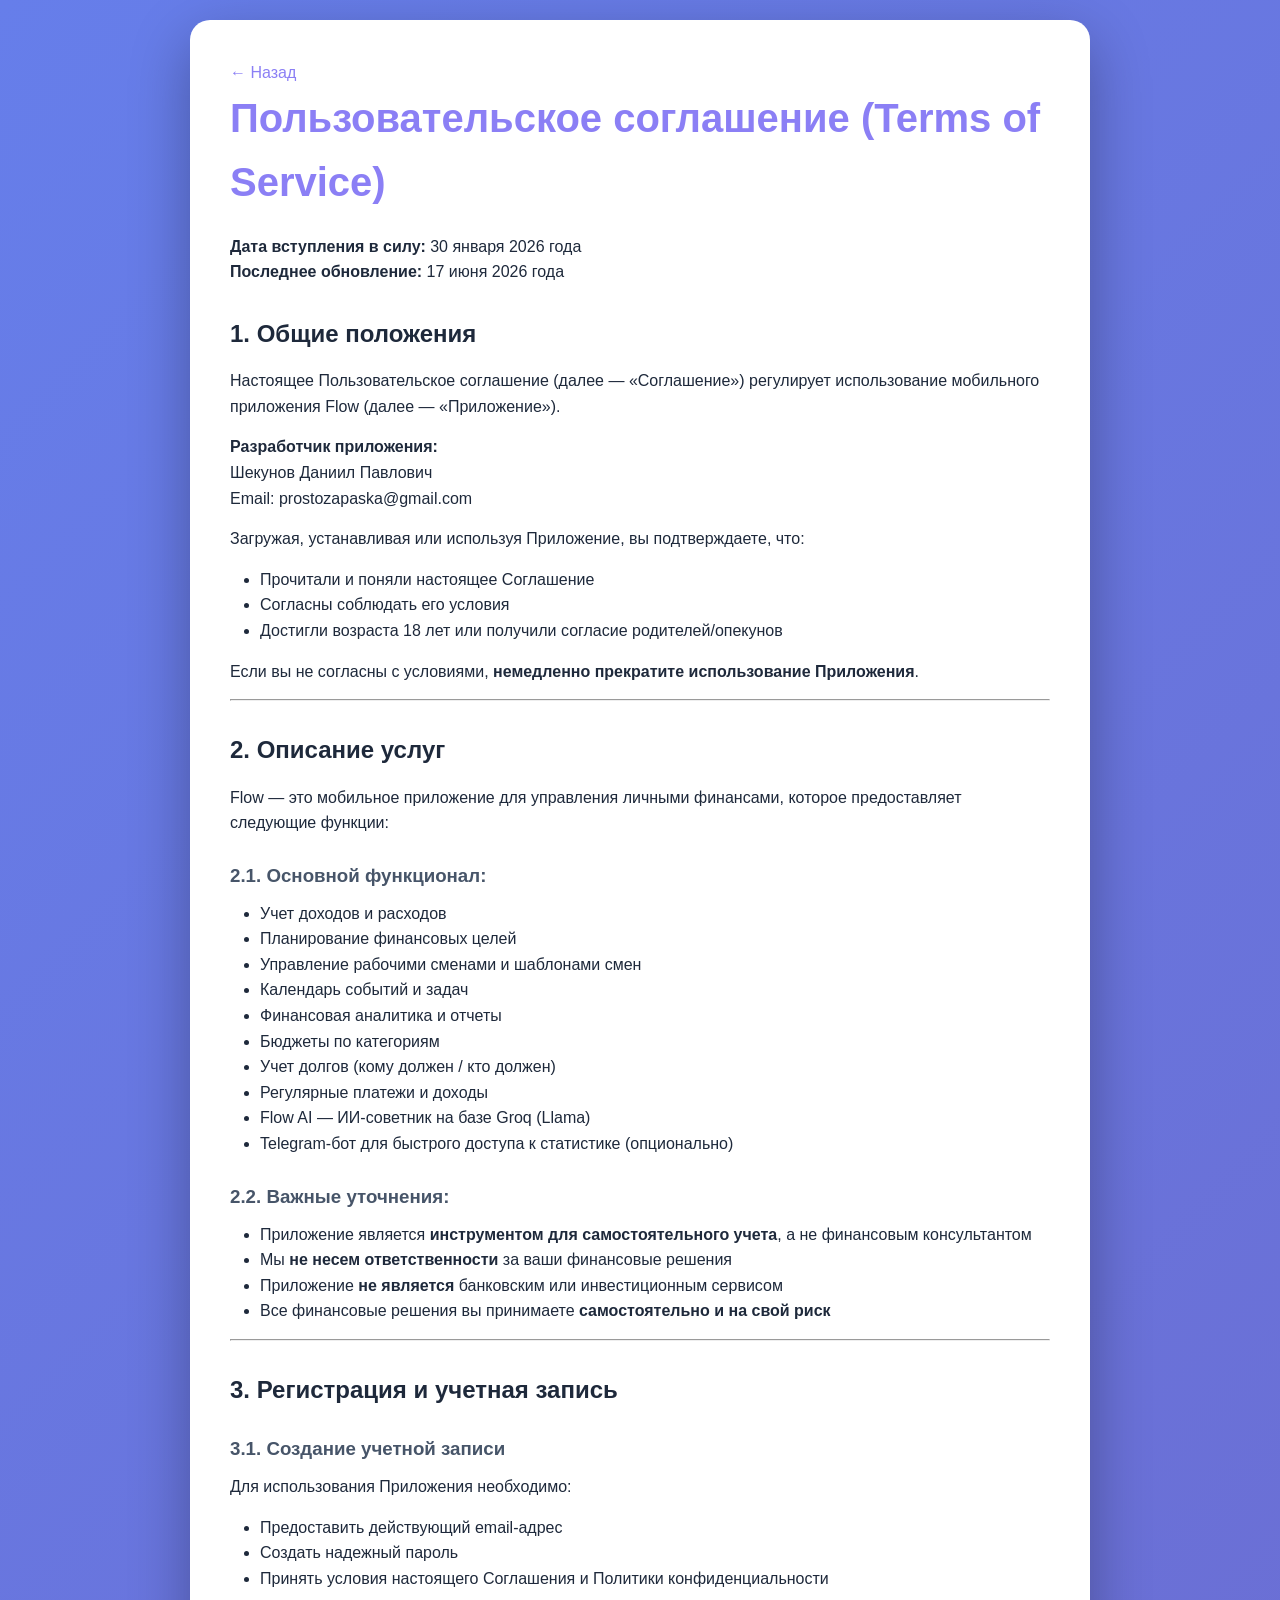
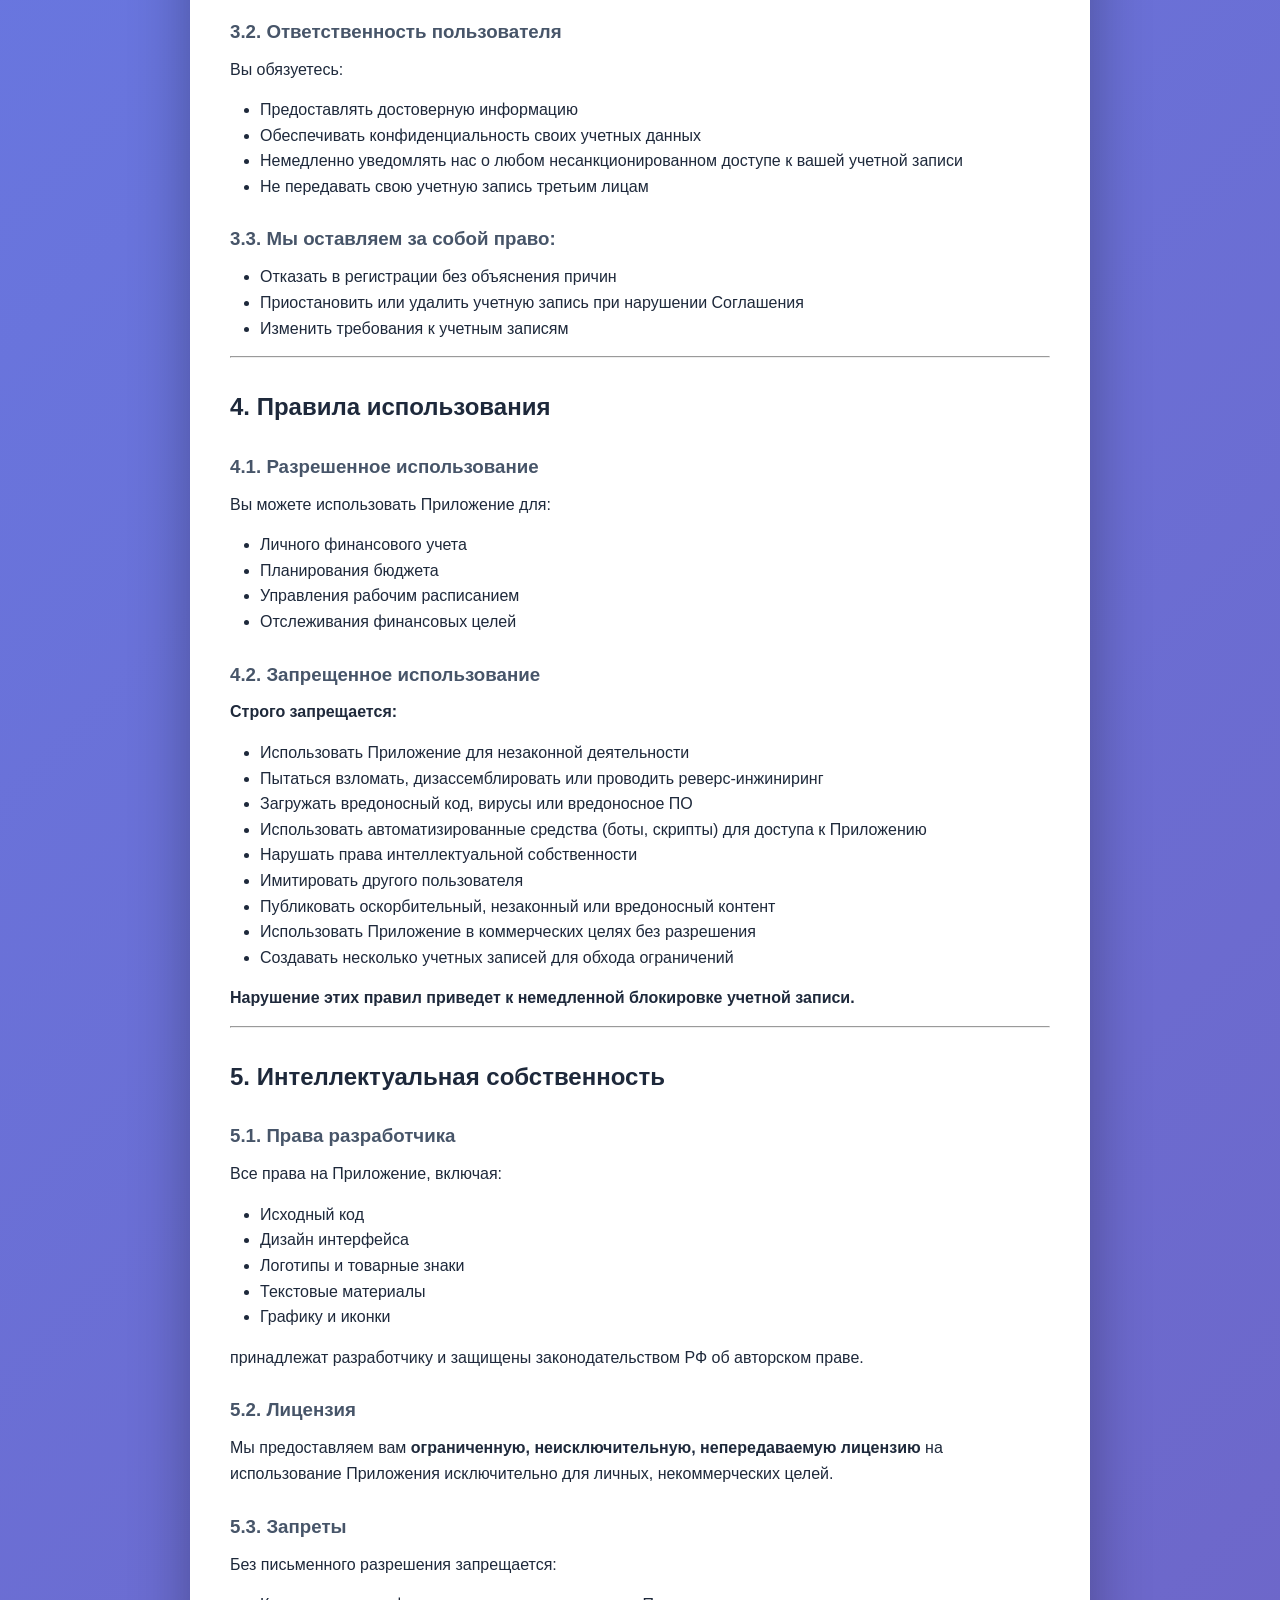
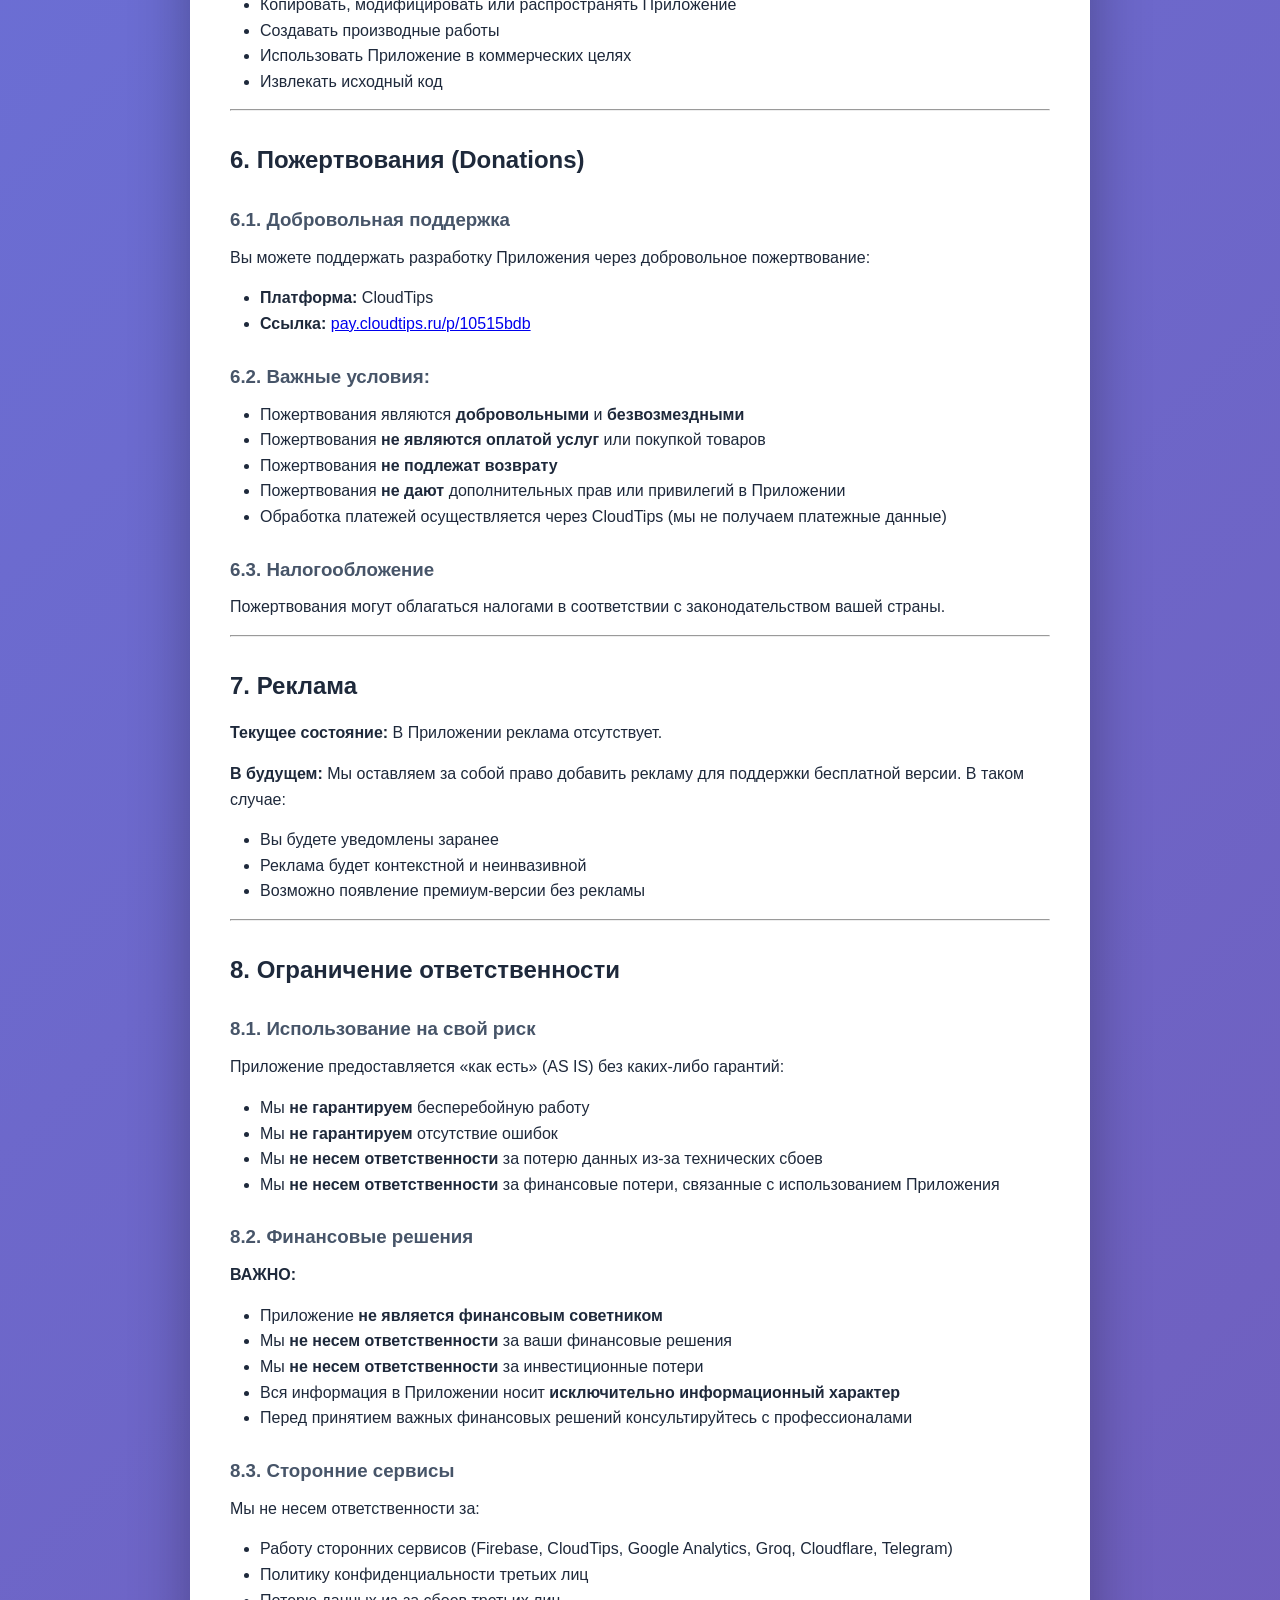
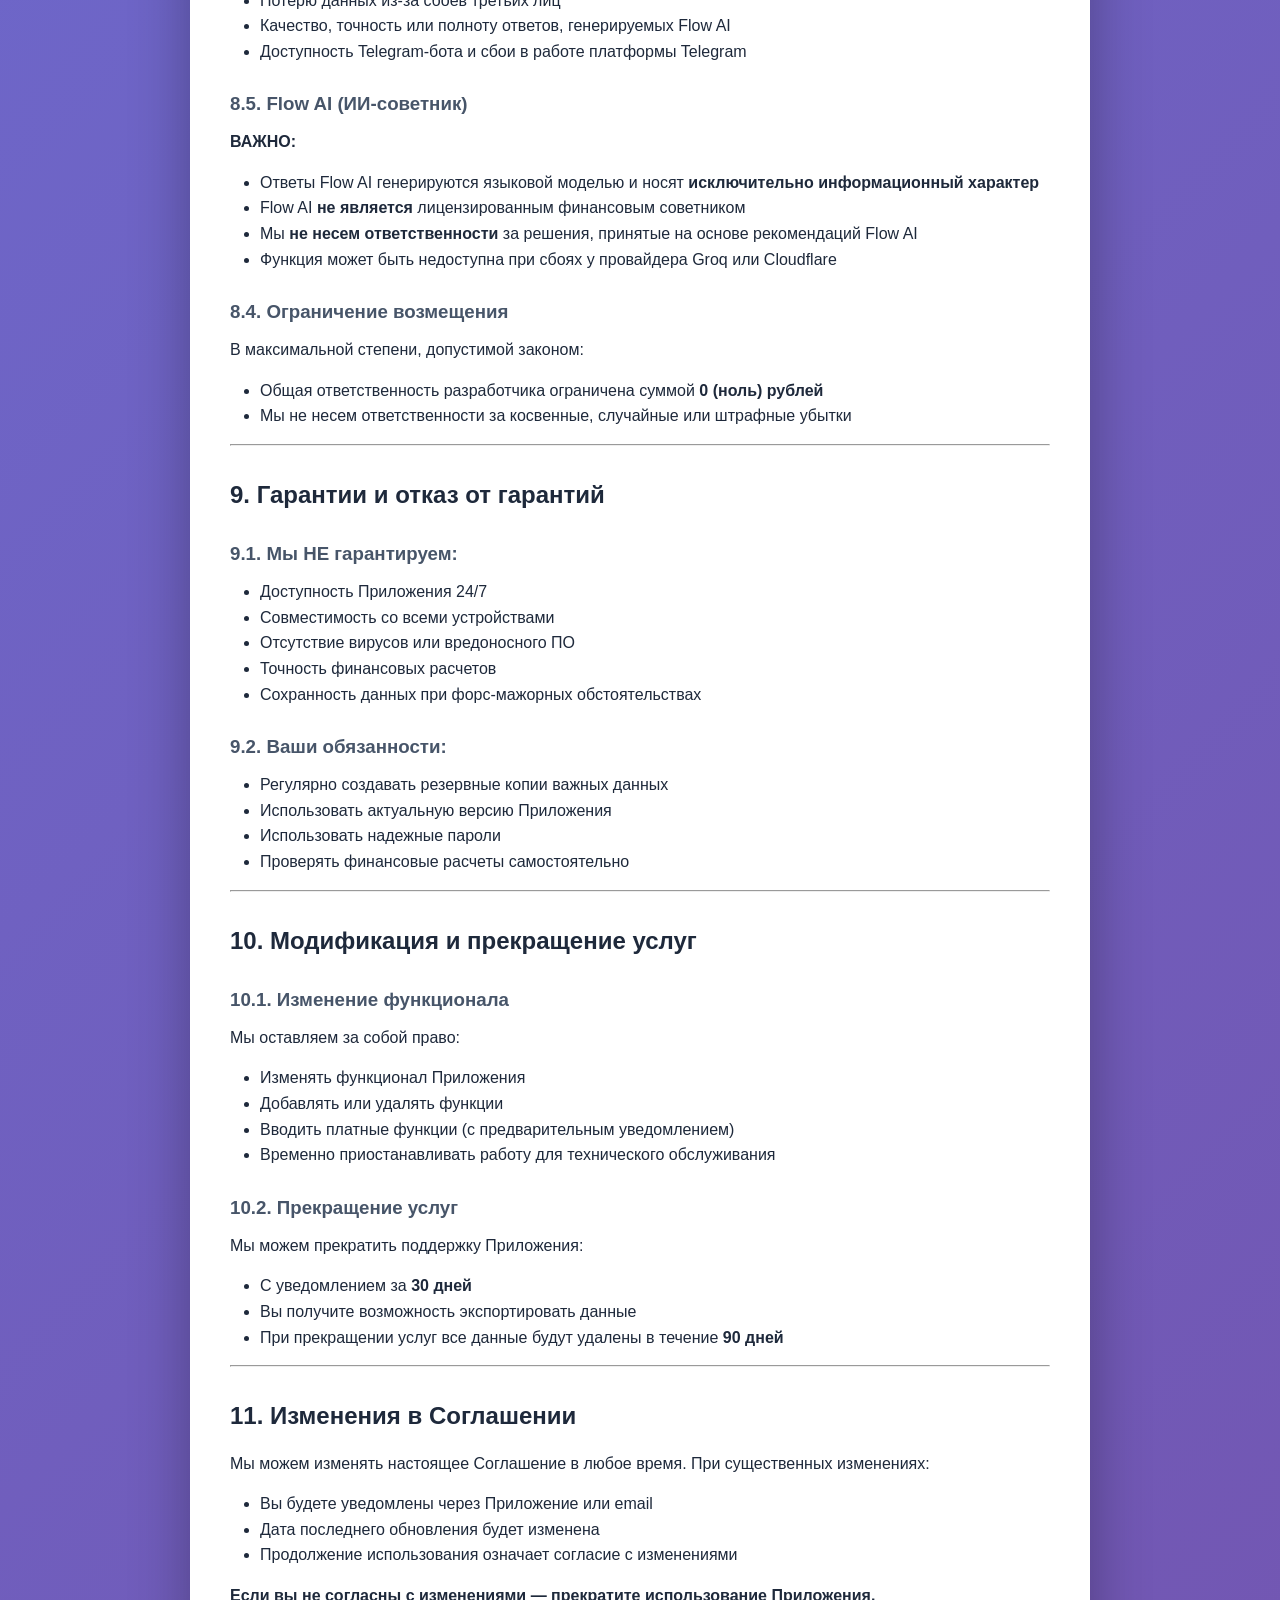
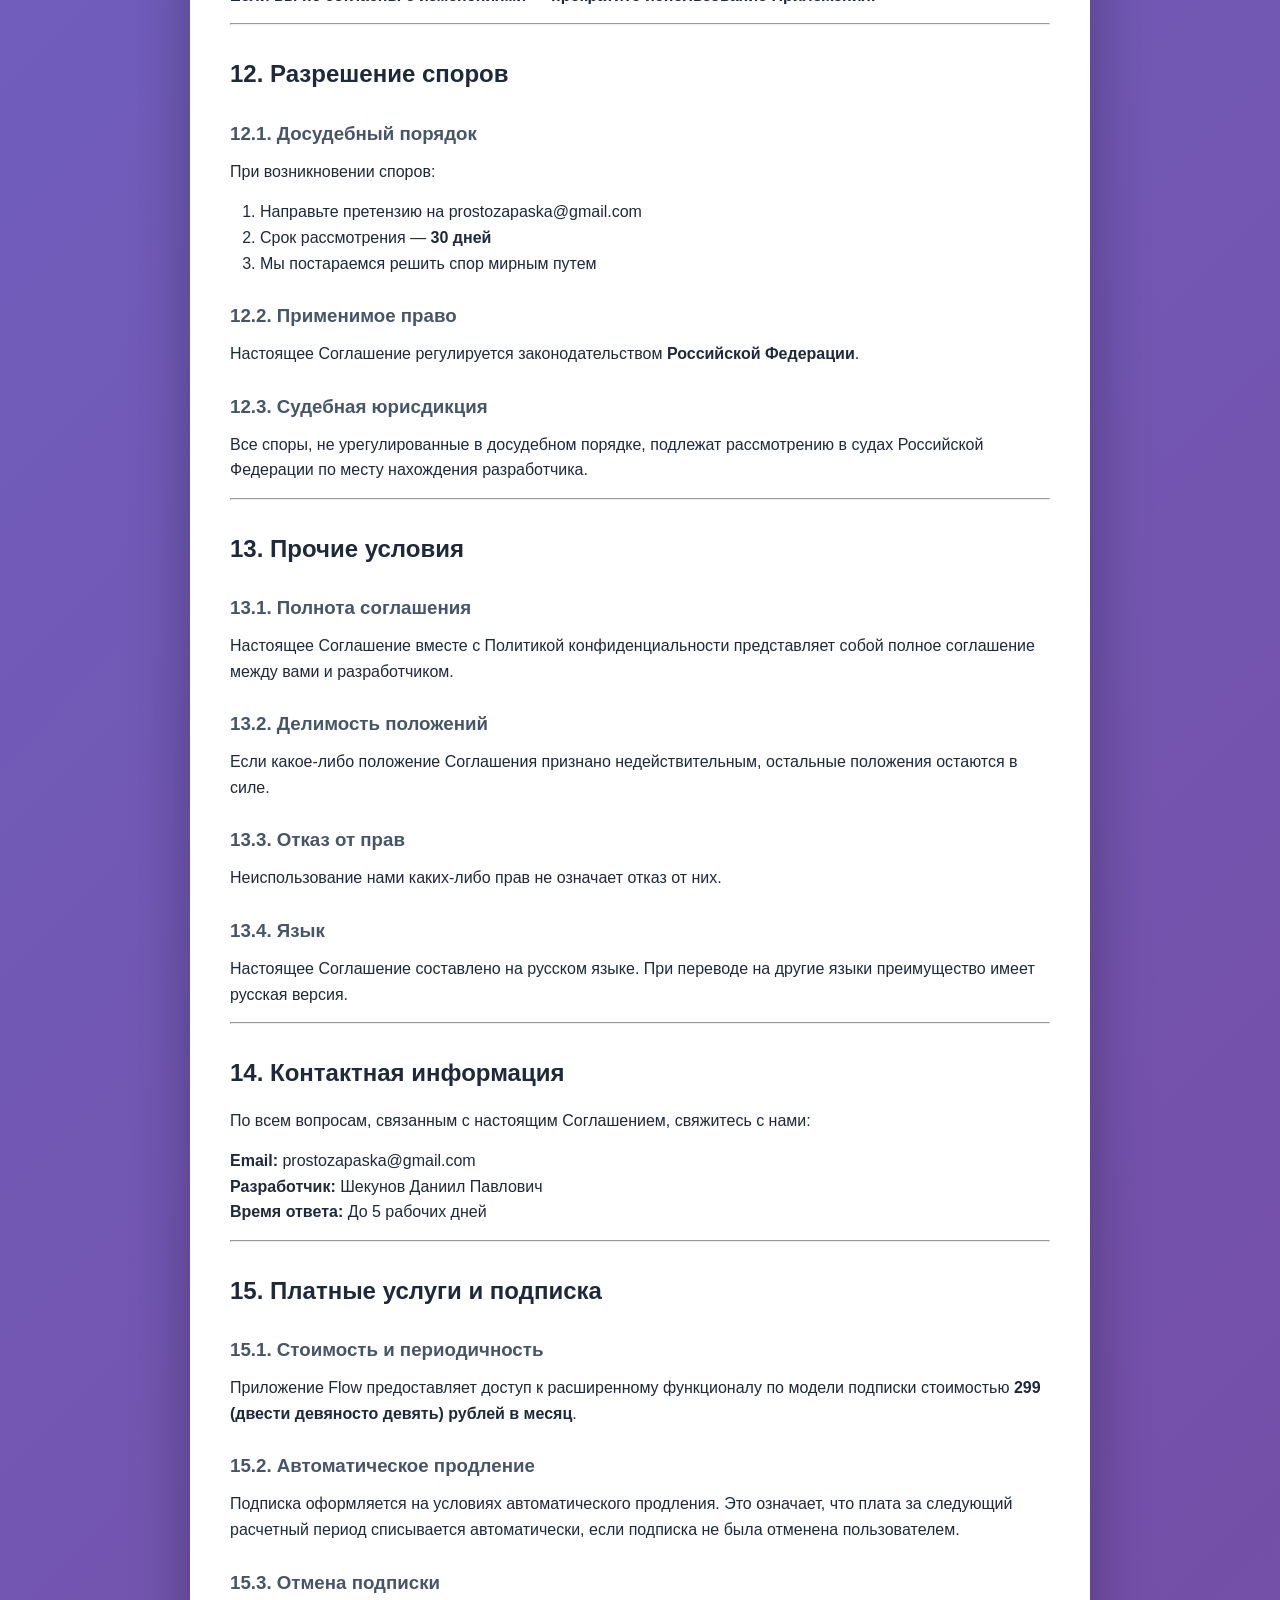
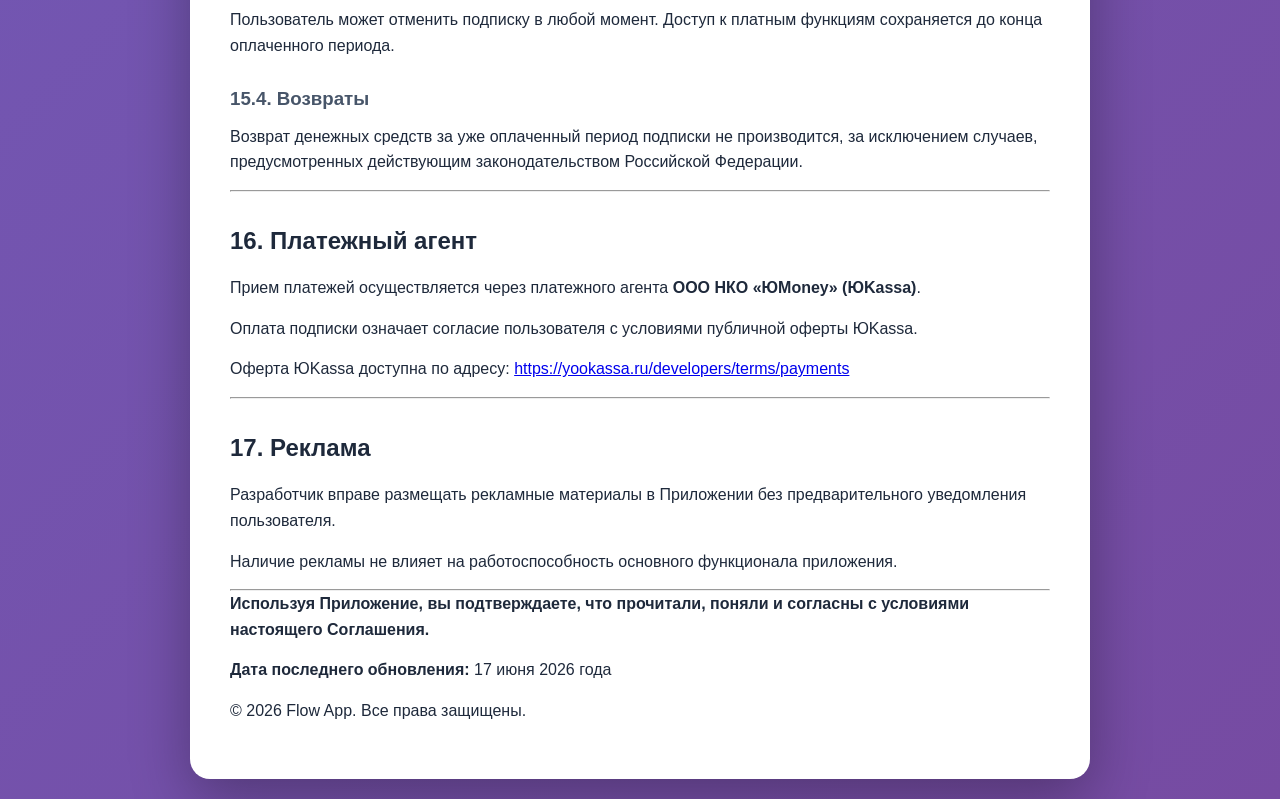
<file: terms-of-service.html>
<!DOCTYPE html>
<html lang="ru">
<head>
    <meta charset="UTF-8">
    <meta name="viewport" content="width=device-width, initial-scale=1.0">
    <title>Политика конфиденциальности - Flow</title>
    <link rel="stylesheet" href="style.css">
</head>
<body>
    <div class="container">
        <a href="index.html" style="color: #8b7ff5; text-decoration: none;">← Назад</a>
        <h1 id="-terms-of-service-">Пользовательское соглашение (Terms of Service)</h1>
        <p><strong>Дата вступления в силу:</strong> 30 января 2026 года<br><strong>Последнее обновление:</strong> 17 июня 2026 года</p>
        <h2 id="1-">1. Общие положения</h2>
        <p>Настоящее Пользовательское соглашение (далее — «Соглашение») регулирует использование мобильного приложения Flow (далее — «Приложение»).</p>
        <p><strong>Разработчик приложения:</strong><br>Шекунов Даниил Павлович<br>Email: prostozapaska@gmail.com</p>
        <p>Загружая, устанавливая или используя Приложение, вы подтверждаете, что:</p>
        <ul>
        <li>Прочитали и поняли настоящее Соглашение</li>
        <li>Согласны соблюдать его условия</li>
        <li>Достигли возраста 18 лет или получили согласие родителей/опекунов</li>
        </ul>
        <p>Если вы не согласны с условиями, <strong>немедленно прекратите использование Приложения</strong>.</p>
        <hr>
        <h2 id="2-">2. Описание услуг</h2>
        <p>Flow — это мобильное приложение для управления личными финансами, которое предоставляет следующие функции:</p>
        <h3 id="2-1-">2.1. Основной функционал:</h3>
        <ul>
        <li>Учет доходов и расходов</li>
        <li>Планирование финансовых целей</li>
        <li>Управление рабочими сменами и шаблонами смен</li>
        <li>Календарь событий и задач</li>
        <li>Финансовая аналитика и отчеты</li>
        <li>Бюджеты по категориям</li>
        <li>Учет долгов (кому должен / кто должен)</li>
        <li>Регулярные платежи и доходы</li>
        <li>Flow AI — ИИ-советник на базе Groq (Llama)</li>
        <li>Telegram-бот для быстрого доступа к статистике (опционально)</li>
        </ul>
        <h3 id="2-2-">2.2. Важные уточнения:</h3>
        <ul>
        <li>Приложение является <strong>инструментом для самостоятельного учета</strong>, а не финансовым консультантом</li>
        <li>Мы <strong>не несем ответственности</strong> за ваши финансовые решения</li>
        <li>Приложение <strong>не является</strong> банковским или инвестиционным сервисом</li>
        <li>Все финансовые решения вы принимаете <strong>самостоятельно и на свой риск</strong></li>
        </ul>
        <hr>
        <h2 id="3-">3. Регистрация и учетная запись</h2>
        <h3 id="3-1-">3.1. Создание учетной записи</h3>
        <p>Для использования Приложения необходимо:</p>
        <ul>
        <li>Предоставить действующий email-адрес</li>
        <li>Создать надежный пароль</li>
        <li>Принять условия настоящего Соглашения и Политики конфиденциальности</li>
        </ul>
        <h3 id="3-2-">3.2. Ответственность пользователя</h3>
        <p>Вы обязуетесь:</p>
        <ul>
        <li>Предоставлять достоверную информацию</li>
        <li>Обеспечивать конфиденциальность своих учетных данных</li>
        <li>Немедленно уведомлять нас о любом несанкционированном доступе к вашей учетной записи</li>
        <li>Не передавать свою учетную запись третьим лицам</li>
        </ul>
        <h3 id="3-3-">3.3. Мы оставляем за собой право:</h3>
        <ul>
        <li>Отказать в регистрации без объяснения причин</li>
        <li>Приостановить или удалить учетную запись при нарушении Соглашения</li>
        <li>Изменить требования к учетным записям</li>
        </ul>
        <hr>
        <h2 id="4-">4. Правила использования</h2>
        <h3 id="4-1-">4.1. Разрешенное использование</h3>
        <p>Вы можете использовать Приложение для:</p>
        <ul>
        <li>Личного финансового учета</li>
        <li>Планирования бюджета</li>
        <li>Управления рабочим расписанием</li>
        <li>Отслеживания финансовых целей</li>
        </ul>
        <h3 id="4-2-">4.2. Запрещенное использование</h3>
        <p><strong>Строго запрещается:</strong></p>
        <ul>
        <li>Использовать Приложение для незаконной деятельности</li>
        <li>Пытаться взломать, дизассемблировать или проводить реверс-инжиниринг</li>
        <li>Загружать вредоносный код, вирусы или вредоносное ПО</li>
        <li>Использовать автоматизированные средства (боты, скрипты) для доступа к Приложению</li>
        <li>Нарушать права интеллектуальной собственности</li>
        <li>Имитировать другого пользователя</li>
        <li>Публиковать оскорбительный, незаконный или вредоносный контент</li>
        <li>Использовать Приложение в коммерческих целях без разрешения</li>
        <li>Создавать несколько учетных записей для обхода ограничений</li>
        </ul>
        <p><strong>Нарушение этих правил приведет к немедленной блокировке учетной записи.</strong></p>
        <hr>
        <h2 id="5-">5. Интеллектуальная собственность</h2>
        <h3 id="5-1-">5.1. Права разработчика</h3>
        <p>Все права на Приложение, включая:</p>
        <ul>
        <li>Исходный код</li>
        <li>Дизайн интерфейса</li>
        <li>Логотипы и товарные знаки</li>
        <li>Текстовые материалы</li>
        <li>Графику и иконки</li>
        </ul>
        <p>принадлежат разработчику и защищены законодательством РФ об авторском праве.</p>
        <h3 id="5-2-">5.2. Лицензия</h3>
        <p>Мы предоставляем вам <strong>ограниченную, неисключительную, непередаваемую лицензию</strong> на использование Приложения исключительно для личных, некоммерческих целей.</p>
        <h3 id="5-3-">5.3. Запреты</h3>
        <p>Без письменного разрешения запрещается:</p>
        <ul>
        <li>Копировать, модифицировать или распространять Приложение</li>
        <li>Создавать производные работы</li>
        <li>Использовать Приложение в коммерческих целях</li>
        <li>Извлекать исходный код</li>
        </ul>
        <hr>
        <h2 id="6-donations-">6. Пожертвования (Donations)</h2>
        <h3 id="6-1-">6.1. Добровольная поддержка</h3>
        <p>Вы можете поддержать разработку Приложения через добровольное пожертвование:</p>
        <ul>
        <li><strong>Платформа:</strong> CloudTips</li>
        <li><strong>Ссылка:</strong> <a href="https://pay.cloudtips.ru/p/10515bdb">pay.cloudtips.ru/p/10515bdb</a></li>
        </ul>
        <h3 id="6-2-">6.2. Важные условия:</h3>
        <ul>
        <li>Пожертвования являются <strong>добровольными</strong> и <strong>безвозмездными</strong></li>
        <li>Пожертвования <strong>не являются оплатой услуг</strong> или покупкой товаров</li>
        <li>Пожертвования <strong>не подлежат возврату</strong></li>
        <li>Пожертвования <strong>не дают</strong> дополнительных прав или привилегий в Приложении</li>
        <li>Обработка платежей осуществляется через CloudTips (мы не получаем платежные данные)</li>
        </ul>
        <h3 id="6-3-">6.3. Налогообложение</h3>
        <p>Пожертвования могут облагаться налогами в соответствии с законодательством вашей страны.</p>
        <hr>
        <h2 id="7-">7. Реклама</h2>
        <p><strong>Текущее состояние:</strong> В Приложении реклама отсутствует.</p>
        <p><strong>В будущем:</strong> Мы оставляем за собой право добавить рекламу для поддержки бесплатной версии. В таком случае:</p>
        <ul>
        <li>Вы будете уведомлены заранее</li>
        <li>Реклама будет контекстной и неинвазивной</li>
        <li>Возможно появление премиум-версии без рекламы</li>
        </ul>
        <hr>
        <h2 id="8-">8. Ограничение ответственности</h2>
        <h3 id="8-1-">8.1. Использование на свой риск</h3>
        <p>Приложение предоставляется «как есть» (AS IS) без каких-либо гарантий:</p>
        <ul>
        <li>Мы <strong>не гарантируем</strong> бесперебойную работу</li>
        <li>Мы <strong>не гарантируем</strong> отсутствие ошибок</li>
        <li>Мы <strong>не несем ответственности</strong> за потерю данных из-за технических сбоев</li>
        <li>Мы <strong>не несем ответственности</strong> за финансовые потери, связанные с использованием Приложения</li>
        </ul>
        <h3 id="8-2-">8.2. Финансовые решения</h3>
        <p><strong>ВАЖНО:</strong></p>
        <ul>
        <li>Приложение <strong>не является финансовым советником</strong></li>
        <li>Мы <strong>не несем ответственности</strong> за ваши финансовые решения</li>
        <li>Мы <strong>не несем ответственности</strong> за инвестиционные потери</li>
        <li>Вся информация в Приложении носит <strong>исключительно информационный характер</strong></li>
        <li>Перед принятием важных финансовых решений консультируйтесь с профессионалами</li>
        </ul>
        <h3 id="8-3-">8.3. Сторонние сервисы</h3>
        <p>Мы не несем ответственности за:</p>
        <ul>
        <li>Работу сторонних сервисов (Firebase, CloudTips, Google Analytics, Groq, Cloudflare, Telegram)</li>
        <li>Политику конфиденциальности третьих лиц</li>
        <li>Потерю данных из-за сбоев третьих лиц</li>
        <li>Качество, точность или полноту ответов, генерируемых Flow AI</li>
        <li>Доступность Telegram-бота и сбои в работе платформы Telegram</li>
        </ul>
        <h3 id="8-5-">8.5. Flow AI (ИИ-советник)</h3>
        <p><strong>ВАЖНО:</strong></p>
        <ul>
        <li>Ответы Flow AI генерируются языковой моделью и носят <strong>исключительно информационный характер</strong></li>
        <li>Flow AI <strong>не является</strong> лицензированным финансовым советником</li>
        <li>Мы <strong>не несем ответственности</strong> за решения, принятые на основе рекомендаций Flow AI</li>
        <li>Функция может быть недоступна при сбоях у провайдера Groq или Cloudflare</li>
        </ul>
        <h3 id="8-4-">8.4. Ограничение возмещения</h3>
        <p>В максимальной степени, допустимой законом:</p>
        <ul>
        <li>Общая ответственность разработчика ограничена суммой <strong>0 (ноль) рублей</strong></li>
        <li>Мы не несем ответственности за косвенные, случайные или штрафные убытки</li>
        </ul>
        <hr>
        <h2 id="9-">9. Гарантии и отказ от гарантий</h2>
        <h3 id="9-1-">9.1. Мы НЕ гарантируем:</h3>
        <ul>
        <li>Доступность Приложения 24/7</li>
        <li>Совместимость со всеми устройствами</li>
        <li>Отсутствие вирусов или вредоносного ПО</li>
        <li>Точность финансовых расчетов</li>
        <li>Сохранность данных при форс-мажорных обстоятельствах</li>
        </ul>
        <h3 id="9-2-">9.2. Ваши обязанности:</h3>
        <ul>
        <li>Регулярно создавать резервные копии важных данных</li>
        <li>Использовать актуальную версию Приложения</li>
        <li>Использовать надежные пароли</li>
        <li>Проверять финансовые расчеты самостоятельно</li>
        </ul>
        <hr>
        <h2 id="10-">10. Модификация и прекращение услуг</h2>
        <h3 id="10-1-">10.1. Изменение функционала</h3>
        <p>Мы оставляем за собой право:</p>
        <ul>
        <li>Изменять функционал Приложения</li>
        <li>Добавлять или удалять функции</li>
        <li>Вводить платные функции (с предварительным уведомлением)</li>
        <li>Временно приостанавливать работу для технического обслуживания</li>
        </ul>
        <h3 id="10-2-">10.2. Прекращение услуг</h3>
        <p>Мы можем прекратить поддержку Приложения:</p>
        <ul>
        <li>С уведомлением за <strong>30 дней</strong></li>
        <li>Вы получите возможность экспортировать данные</li>
        <li>При прекращении услуг все данные будут удалены в течение <strong>90 дней</strong></li>
        </ul>
        <hr>
        <h2 id="11-">11. Изменения в Соглашении</h2>
        <p>Мы можем изменять настоящее Соглашение в любое время. При существенных изменениях:</p>
        <ul>
        <li>Вы будете уведомлены через Приложение или email</li>
        <li>Дата последнего обновления будет изменена</li>
        <li>Продолжение использования означает согласие с изменениями</li>
        </ul>
        <p><strong>Если вы не согласны с изменениями — прекратите использование Приложения.</strong></p>
        <hr>
        <h2 id="12-">12. Разрешение споров</h2>
        <h3 id="12-1-">12.1. Досудебный порядок</h3>
        <p>При возникновении споров:</p>
        <ol>
        <li>Направьте претензию на prostozapaska@gmail.com</li>
        <li>Срок рассмотрения — <strong>30 дней</strong></li>
        <li>Мы постараемся решить спор мирным путем</li>
        </ol>
        <h3 id="12-2-">12.2. Применимое право</h3>
        <p>Настоящее Соглашение регулируется законодательством <strong>Российской Федерации</strong>.</p>
        <h3 id="12-3-">12.3. Судебная юрисдикция</h3>
        <p>Все споры, не урегулированные в досудебном порядке, подлежат рассмотрению в судах Российской Федерации по месту нахождения разработчика.</p>
        <hr>
        <h2 id="13-">13. Прочие условия</h2>
        <h3 id="13-1-">13.1. Полнота соглашения</h3>
        <p>Настоящее Соглашение вместе с Политикой конфиденциальности представляет собой полное соглашение между вами и разработчиком.</p>
        <h3 id="13-2-">13.2. Делимость положений</h3>
        <p>Если какое-либо положение Соглашения признано недействительным, остальные положения остаются в силе.</p>
        <h3 id="13-3-">13.3. Отказ от прав</h3>
        <p>Неиспользование нами каких-либо прав не означает отказ от них.</p>
        <h3 id="13-4-">13.4. Язык</h3>
        <p>Настоящее Соглашение составлено на русском языке. При переводе на другие языки преимущество имеет русская версия.</p>
        <hr>
        <h2 id="14-">14. Контактная информация</h2>
        <p>По всем вопросам, связанным с настоящим Соглашением, свяжитесь с нами:</p>
        <p><strong>Email:</strong> prostozapaska@gmail.com<br><strong>Разработчик:</strong> Шекунов Даниил Павлович<br><strong>Время ответа:</strong> До 5 рабочих дней</p>
        <hr>
        <h2 id="subscription">15. Платные услуги и подписка</h2>
        <h3>15.1. Стоимость и периодичность</h3>
        <p>
        Приложение Flow предоставляет доступ к расширенному функционалу
        по модели подписки стоимостью <strong>299 (двести девяносто девять) рублей в месяц</strong>.
        </p>
        <h3>15.2. Автоматическое продление</h3>
        <p>
        Подписка оформляется на условиях автоматического продления.
        Это означает, что плата за следующий расчетный период
        списывается автоматически, если подписка не была отменена пользователем.
        </p>
        <h3>15.3. Отмена подписки</h3>
        <p>
        Пользователь может отменить подписку в любой момент.
        Доступ к платным функциям сохраняется до конца оплаченного периода.
        </p>
        <h3>15.4. Возвраты</h3>
        <p>
        Возврат денежных средств за уже оплаченный период подписки
        не производится, за исключением случаев, предусмотренных
        действующим законодательством Российской Федерации.
        </p>
        <hr>
        <h2 id="yookassa">16. Платежный агент</h2>
        <p>
        Прием платежей осуществляется через платежного агента
        <strong>ООО НКО «ЮMoney» (ЮKassa)</strong>.
        </p>
        <p>
        Оплата подписки означает согласие пользователя
        с условиями публичной оферты ЮKassa.
        </p>
        <p>
        Оферта ЮKassa доступна по адресу:
        <a href="https://yookassa.ru/developers/terms/payments">
        https://yookassa.ru/developers/terms/payments
        </a>
        </p>
        <hr>
        <h2 id="ads-terms">17. Реклама</h2>
        <p>
        Разработчик вправе размещать рекламные материалы в Приложении
        без предварительного уведомления пользователя.
        </p>
        <p>
        Наличие рекламы не влияет на работоспособность
        основного функционала приложения.
        </p>
        <hr>
        <p><strong>Используя Приложение, вы подтверждаете, что прочитали, поняли и согласны с условиями настоящего Соглашения.</strong></p>
        <p><strong>Дата последнего обновления:</strong> 17 июня 2026 года</p>
        <p>© 2026 Flow App. Все права защищены.</p>

    </div>
</body>
</html>
</file>
<file: style.css>
* {
    margin: 0;
    padding: 0;
    box-sizing: border-box;
}

body {
    font-family: -apple-system, BlinkMacSystemFont, 'Segoe UI', Roboto, sans-serif;
    line-height: 1.6;
    color: #1e293b;
    background: linear-gradient(135deg, #667eea 0%, #764ba2 100%);
    min-height: 100vh;
    padding: 20px;
}

.container {
    max-width: 900px;
    margin: 0 auto;
    background: white;
    padding: 40px;
    border-radius: 20px;
    box-shadow: 0 20px 60px rgba(0, 0, 0, 0.3);
}

h1 {
    color: #8b7ff5;
    margin-bottom: 20px;
    font-size: 2.5em;
}

h2 {
    color: #1e293b;
    margin-top: 30px;
    margin-bottom: 15px;
}

h3 {
    color: #475569;
    margin-top: 25px;
    margin-bottom: 10px;
}

p {
    margin-bottom: 15px;
}

.cards {
    display: grid;
    gap: 20px;
    margin: 30px 0;
}

.card {
    padding: 30px;
    background: linear-gradient(135deg, #f8fafc 0%, #e2e8f0 100%);
    border-radius: 15px;
    text-decoration: none;
    color: inherit;
    transition: transform 0.2s, box-shadow 0.2s;
    border: 2px solid #e2e8f0;
}

.card:hover {
    transform: translateY(-5px);
    box-shadow: 0 10px 30px rgba(139, 127, 245, 0.3);
    border-color: #8b7ff5;
}

.card h2 {
    margin: 0 0 10px 0;
    color: #8b7ff5;
}

.card p {
    margin: 0;
    color: #64748b;
}

ul, ol {
    margin-left: 30px;
    margin-bottom: 15px;
}

footer {
    margin-top: 50px;
    padding-top: 30px;
    border-top: 2px solid #e2e8f0;
    text-align: center;
    color: #64748b;
}

@media (max-width: 768px) {
    .container {
        padding: 20px;
    }
    
    h1 {
        font-size: 2em;
    }
}
</file>
